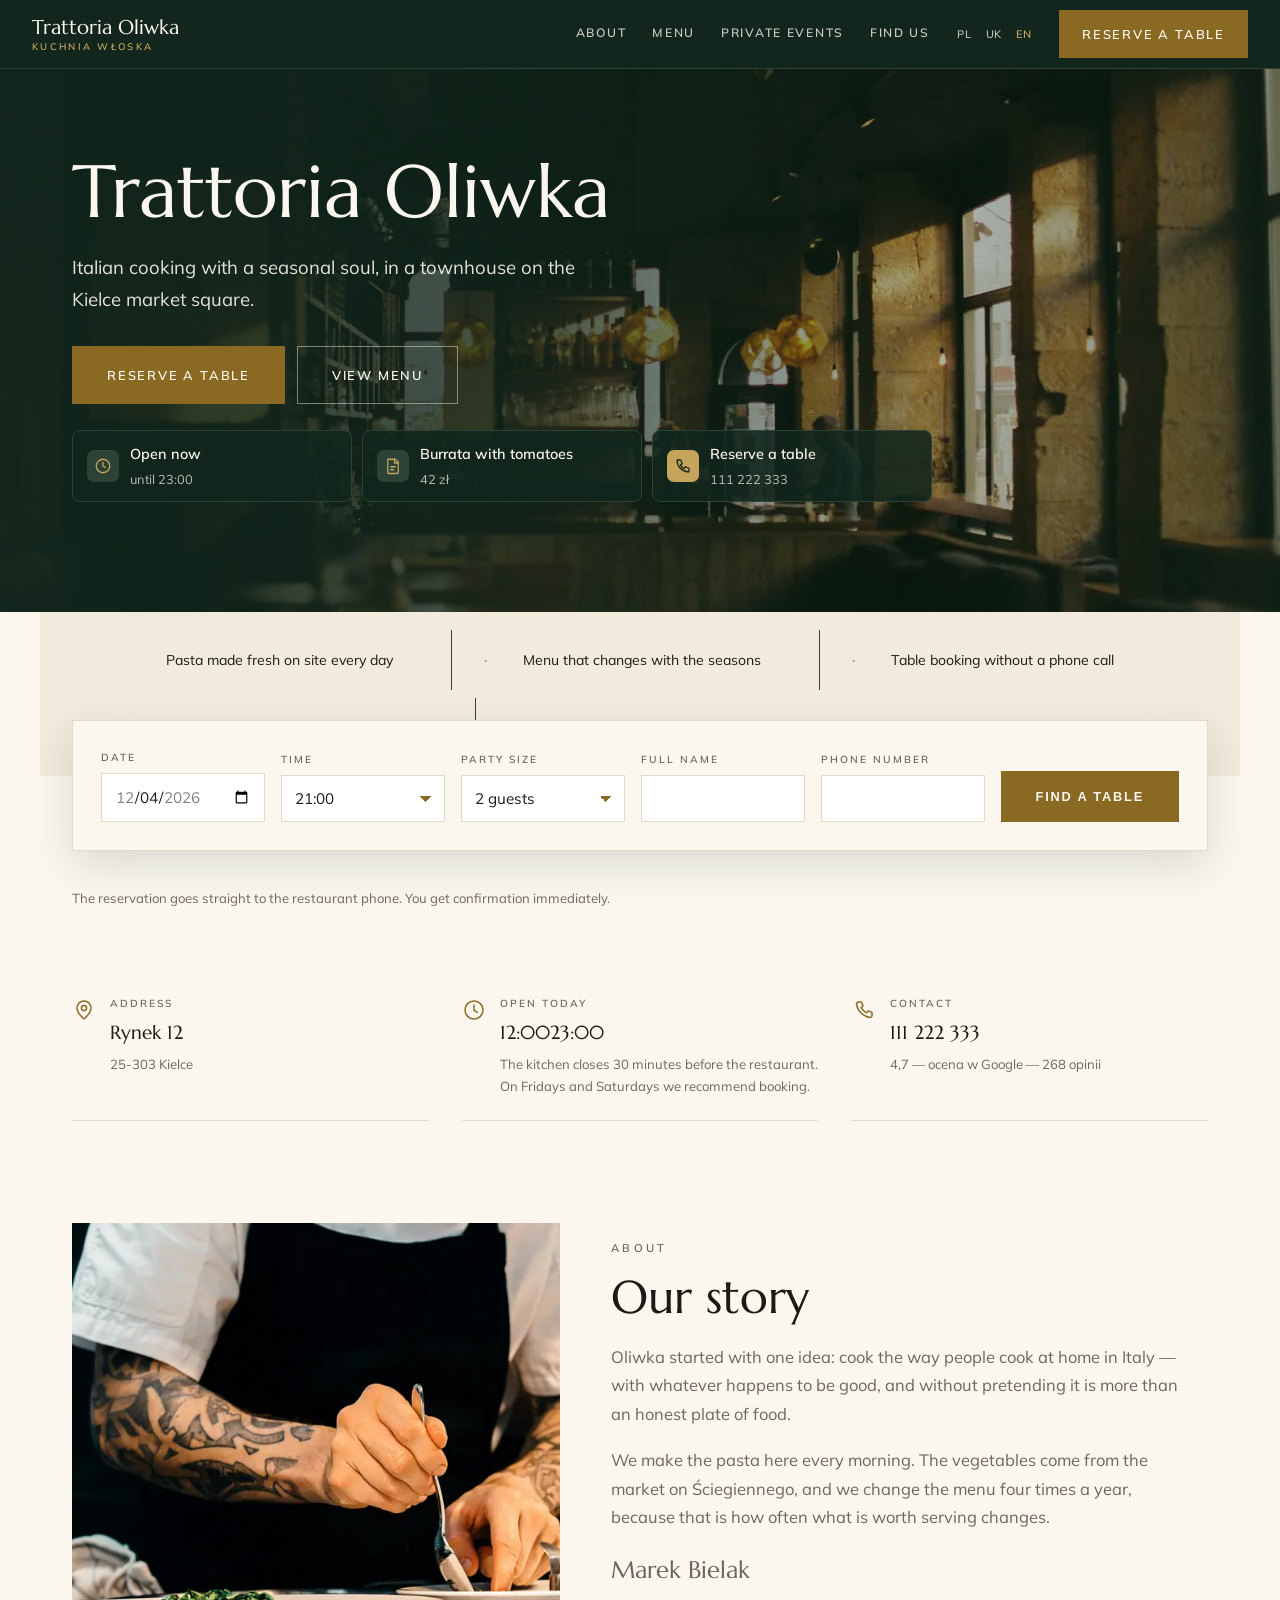
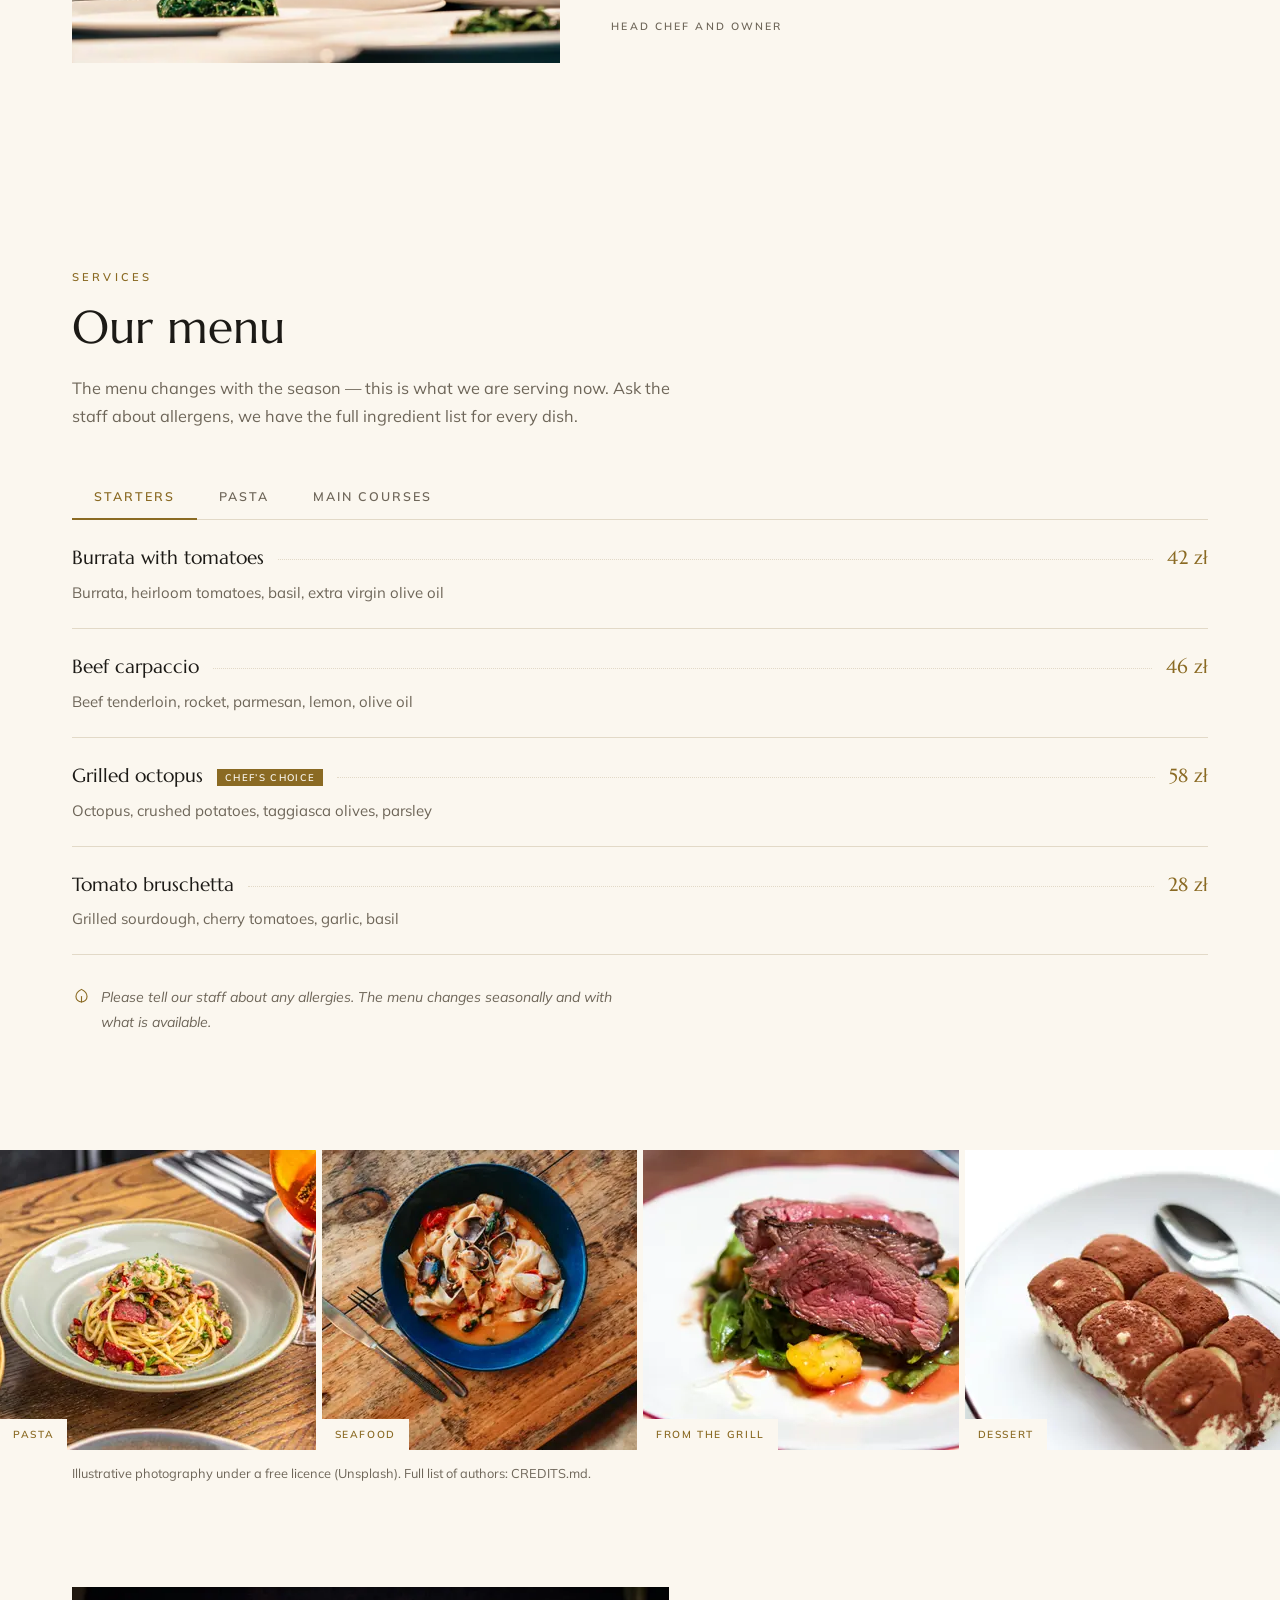
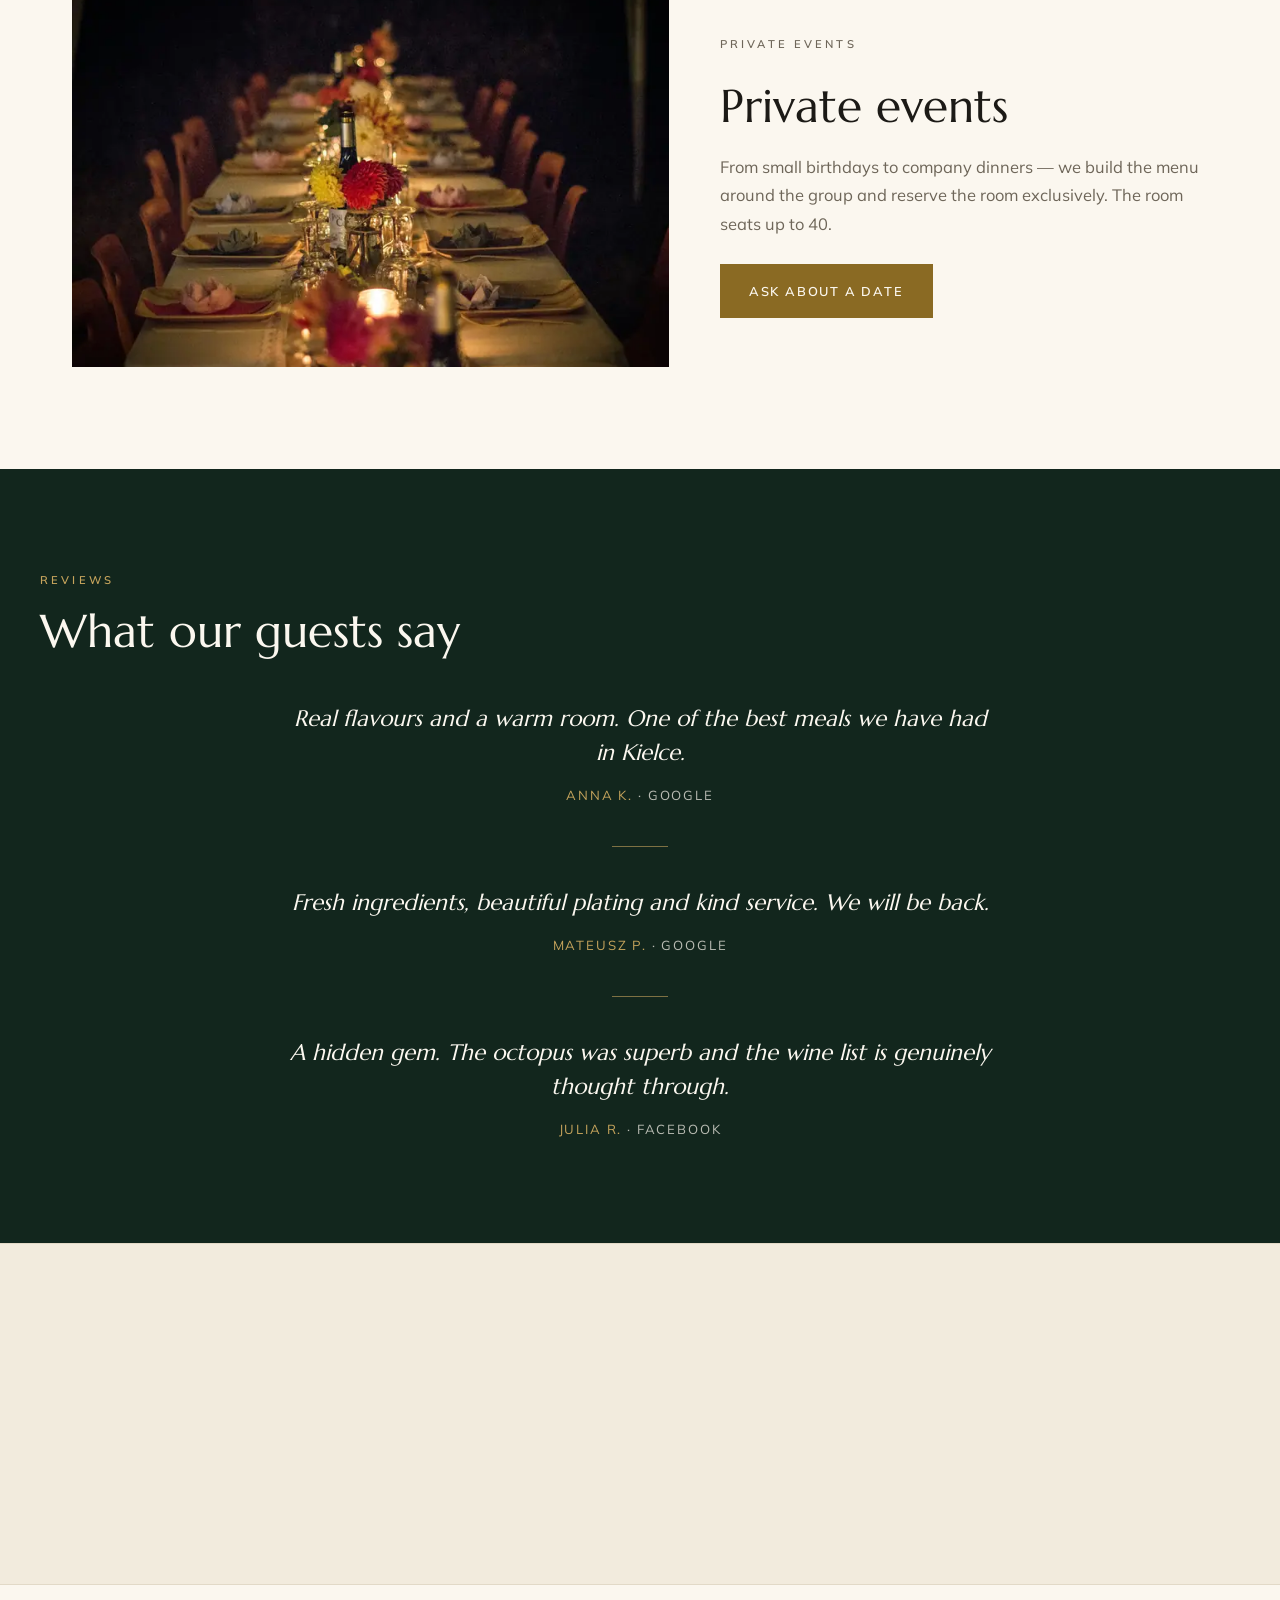
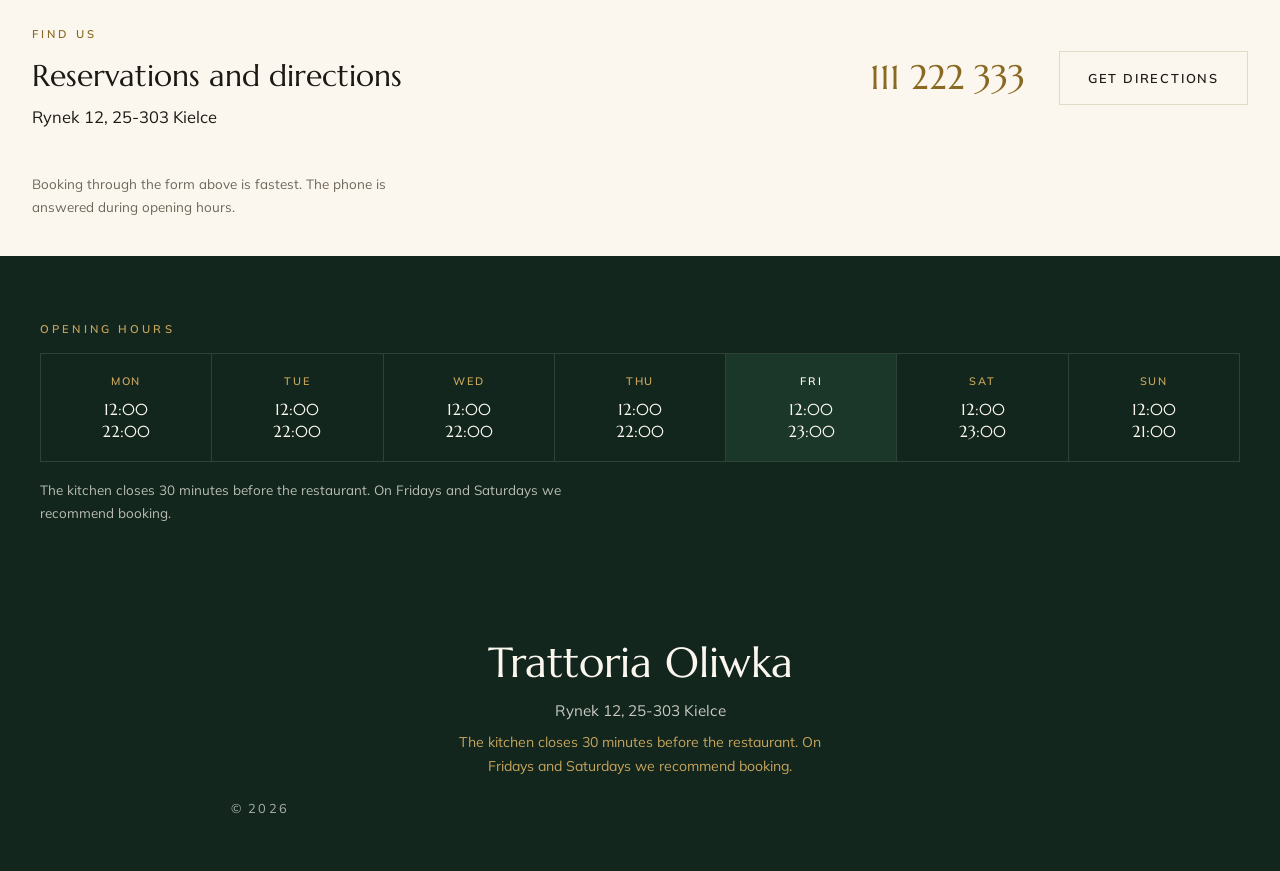
<file: index.html>
<!DOCTYPE html>
<html lang="pl">
<head>
<meta charset="utf-8">
<meta name="viewport" content="width=device-width, initial-scale=1">
<title>Trattoria Oliwka — kuchnia włoska, Kielce Rynek 12</title>
<meta name="description" content="Włoska trattoria przy kieleckim Rynku. Makaron robiony na miejscu, sezonowa karta, rezerwacja stolika online bez dzwonienia.">
<meta name="robots" content="noindex, nofollow">
<link rel="canonical" href="https://otabekmamadaliev.github.io/archetyp-restauracja/">
<link rel="alternate" hreflang="pl" href="https://otabekmamadaliev.github.io/archetyp-restauracja/">
<link rel="alternate" hreflang="uk" href="https://otabekmamadaliev.github.io/archetyp-restauracja/uk/">
<link rel="alternate" hreflang="en" href="https://otabekmamadaliev.github.io/archetyp-restauracja/en/">
<link rel="alternate" hreflang="x-default" href="https://otabekmamadaliev.github.io/archetyp-restauracja/">
<meta name="theme-color" content="#12261D">
<meta property="og:type" content="website">
<meta property="og:locale" content="pl_PL">
<meta property="og:site_name" content="Trattoria Oliwka">
<meta property="og:title" content="Trattoria Oliwka — kuchnia włoska, Kielce Rynek 12">
<meta property="og:description" content="Włoska trattoria przy kieleckim Rynku. Makaron robiony na miejscu, sezonowa karta, rezerwacja stolika online bez dzwonienia.">
<meta property="og:url" content="https://otabekmamadaliev.github.io/archetyp-restauracja/">
<meta property="og:image" content="https://otabekmamadaliev.github.io/archetyp-restauracja/assets/img/og.jpg">
<meta name="twitter:card" content="summary_large_image">
<link rel="icon" href="data:image/svg+xml,%3Csvg xmlns='http://www.w3.org/2000/svg' viewBox='0 0 32 32'%3E%3Crect width='32' height='32' fill='%2312261D'/%3E%3Ctext x='16' y='23' font-family='Georgia,serif' font-size='17' fill='%23C6A45C' text-anchor='middle'%3EO%3C/text%3E%3C/svg%3E">
<link rel="preconnect" href="https://fonts.googleapis.com">
<link rel="preconnect" href="https://fonts.gstatic.com" crossorigin>
<link rel="stylesheet" href="https://fonts.googleapis.com/css2?family=Marcellus&family=Mulish:wght@400;500;600&display=swap">
<script>
/* Wykrywanie języka — tylko strona polska przekierowuje, więc nie ma pętli. */
(function(){
  try{
    var tu=document.documentElement.lang.slice(0,2), znane={pl:1,uk:1,en:1};
    function idz(l){var p=location.pathname.replace(/index\.html$/,'').replace(/\/(uk|en)\/?$/,'/');
      if(p.slice(-1)!=='/')p+='/';location.replace(l==='pl'?p:p+l+'/');}
    var w=null; try{w=localStorage.getItem('jezyk');}catch(e){}
    if(w&&znane[w]){if(w!==tu)idz(w);return;}
    if(tu!=='pl')return;
    try{if(sessionStorage.getItem('jezyk-auto'))return;sessionStorage.setItem('jezyk-auto','1');}catch(e){}
    var chce='en', lista=navigator.languages||[navigator.language||'en'];
    for(var i=0;i<lista.length;i++){var l=String(lista[i]).slice(0,2).toLowerCase();if(znane[l]){chce=l;break;}}
    if(chce!=='pl')idz(chce);
  }catch(e){}
})();
</script>
<link rel="stylesheet" href="assets/style.css">

<link rel="preload" as="image" href="assets/img/hero-2000.webp"
      imagesrcset="assets/img/hero-640.webp 640w, assets/img/hero-960.webp 960w, assets/img/hero-1280.webp 1280w, assets/img/hero-1600.webp 1600w, assets/img/hero-2000.webp 2000w" imagesizes="100vw" type="image/webp" fetchpriority="high">

</head>
<body>
<a class="skip" href="#tresc">Przejdź do treści</a>

<header class="belka" id="gora">
  <a class="marka" href="#gora">Trattoria Oliwka<span class="marka-pod">Kuchnia włoska</span></a>
  <nav class="nawi" aria-label="Menu główne">
    <a href="#historia">O nas</a>
    <a href="#karta">Karta</a>
    <a href="#przyjecia">Przyjęcia</a>
    <a href="#znajdz">Znajdź nas</a>
  </nav>
  <div class="jz" role="group" aria-label="Wybór języka"><span class="lang is-on" aria-current="true">PL</span><a class="lang" href="uk/" hreflang="uk" title="Українська">UK</a><a class="lang" href="en/" hreflang="en" title="English">EN</a></div>
  <a class="btn btn--zloty btn--belka" href="#rezerwacja">Rezerwuj stolik</a>
  <button class="ham" type="button" aria-expanded="false" aria-controls="mm" aria-label="Otwórz menu"><span></span><span></span><span></span></button>
</header>
<nav class="mm" id="mm" aria-label="Menu główne">
  <a href="#historia">O nas</a>
  <a href="#karta">Karta</a>
  <a href="#przyjecia">Przyjęcia</a>
  <a href="#znajdz">Znajdź nas</a>
  <a href="tel:+48111222333">111 222 333</a>
  <div class="jz jz--mob" role="group" aria-label="Wybór języka"><span class="lang is-on" aria-current="true">PL</span><a class="lang" href="uk/" hreflang="uk" title="Українська">UK</a><a class="lang" href="en/" hreflang="en" title="English">EN</a></div>
</nav>

<main id="tresc">

  <section class="hero">
    <div class="hero-foto" aria-hidden="true"><picture><source type="image/webp" srcset="assets/img/hero-640.webp 640w, assets/img/hero-960.webp 960w, assets/img/hero-1280.webp 1280w, assets/img/hero-1600.webp 1600w, assets/img/hero-2000.webp 2000w" sizes="100vw"><img class="img--hero" src="assets/img/hero-2000.jpg" srcset="assets/img/hero-640.jpg 640w, assets/img/hero-960.jpg 960w, assets/img/hero-1280.jpg 1280w, assets/img/hero-1600.jpg 1600w, assets/img/hero-2000.jpg 2000w" sizes="100vw" width="2000" height="1125" alt="Wnętrze restauracji wieczorem — ciepłe lampy nad barem i stoliki przy oknach" decoding="async" loading="eager" fetchpriority="high"></picture><span class="hero-zaslona"></span></div>
    <div class="hero-tresc">
      <h1>Trattoria Oliwka</h1>
      <p class="hero-lead">Kuchnia włoska z sezonową duszą, w kamienicy przy kieleckim Rynku.</p>
      <div class="hero-guziki">
        <a class="btn btn--zloty btn--duzy" href="#rezerwacja">Rezerwuj stolik</a>
        <a class="btn btn--obrys btn--duzy" href="#karta">Zobacz kartę</a>
      </div>
      <div class="kartki">
        <div class="kartka kartka--stan" id="kartka-stan" hidden>
          <span class="kartka-znak" aria-hidden="true"><svg viewBox="0 0 24 24" fill="none" stroke="currentColor" stroke-width="1.7" stroke-linecap="round" stroke-linejoin="round"><circle cx="12" cy="12" r="9"/><path d="M12 7v5l3 2"/></svg></span>
          <span class="kartka-tresc"><b data-stan-tytul></b><span data-stan-opis></span></span>
        </div>
        <a class="kartka" href="#karta">
          <span class="kartka-znak" aria-hidden="true"><svg viewBox="0 0 24 24" fill="none" stroke="currentColor" stroke-width="1.7" stroke-linecap="round" stroke-linejoin="round"><path d="M6 3h9l4 4v14a1 1 0 0 1-1 1H6a1 1 0 0 1-1-1V4a1 1 0 0 1 1-1z"/><path d="M14 3v5h5"/><path d="M9 13h6M9 17h4"/></svg></span>
          <span class="kartka-tresc"><b>Burrata z pomidorami</b><span>42 zł</span></span>
        </a>
        <a class="kartka kartka--akcent" href="tel:+48111222333">
          <span class="kartka-znak" aria-hidden="true"><svg viewBox="0 0 24 24" fill="none" stroke="currentColor" stroke-width="1.7" stroke-linecap="round" stroke-linejoin="round"><path d="M5 4h4l2 5-2.5 1.5a12 12 0 0 0 5 5L15 13l5 2v4a1 1 0 0 1-1 1A16 16 0 0 1 4 5a1 1 0 0 1 1-1z"/></svg></span>
          <span class="kartka-tresc"><b>Rezerwuj stolik</b><span>111 222 333</span></span>
        </a>
      </div>
    </div>
  </section>
  <!-- Cztery rzeczy, ktore klient chce uslyszec, ZANIM zacznie czytac oferte.
       Tresc to about.points z konfiguracji — juz przetlumaczone, wiec nie ma
       drugiego miejsca, ktore trzeba pamietac przy podmianie na prawdziwa firme. -->
  <section class="zaufanie" aria-label="O nas">

    <span class="zaufanie-poz">Makaron wyrabiany codziennie na miejscu</span>

    <span class="zaufanie-poz">Karta zmieniana z porami roku</span>

    <span class="zaufanie-poz">Rezerwacja stolika bez dzwonienia</span>

    <span class="zaufanie-poz">Strona po polsku, ukraińsku i angielsku</span>

  </section>

  <!-- Pasek rezerwacji zachodzi na zdjęcie: pierwsza rzecz, jaką widzi gość,
       to możliwość zajęcia stolika, a nie kolejny przycisk „dowiedz się więcej". -->
  <section class="rezerwacja" id="rezerwacja" aria-label="Rezerwacja stolika">
    <form class="rez-pasek" id="rez-form" novalidate>
      <div class="rez-pole">
        <label for="pole-data">Data</label>
        <input class="pole" id="pole-data" name="data" type="date" required>
      </div>
      <div class="rez-pole">
        <label for="pole-godzina">Godzina</label>
        <select class="pole" id="pole-godzina" name="godzina" required></select>
      </div>
      <div class="rez-pole">
        <label for="pole-osoby">Liczba osób</label>
        <select class="pole" id="pole-osoby" name="osoby" required></select>
      </div>
      <div class="rez-pole">
        <label for="pole-imie">Imię i nazwisko</label>
        <input class="pole" id="pole-imie" name="imie" type="text" autocomplete="name" required>
      </div>
      <div class="rez-pole">
        <label for="pole-tel">Numer telefonu</label>
        <input class="pole" id="pole-tel" name="tel" type="tel" inputmode="tel" autocomplete="tel" required>
      </div>
      <button class="btn btn--zloty btn--duzy" type="submit">Znajdź stolik</button>
    </form>
    <p class="rez-komunikat" id="rez-komunikat" role="status" aria-live="polite"></p>
    <p class="rez-nota">Rezerwacja trafia prosto na telefon restauracji. Potwierdzenie dostaniesz od razu.</p>
  </section>

  <section class="fakty" aria-label="Kontakt">
    <div class="fakt">
      <svg viewBox="0 0 24 24" aria-hidden="true"><path d="M12 21s7-6.3 7-11a7 7 0 1 0-14 0c0 4.7 7 11 7 11z"/><circle cx="12" cy="10" r="2.6"/></svg>
      <div><span class="fakt-etyk">Adres</span><b>Rynek 12</b><span class="fakt-pod">25-303 Kielce</span></div>
    </div>
    <div class="fakt">
      <svg viewBox="0 0 24 24" aria-hidden="true"><circle cx="12" cy="12" r="9"/><path d="M12 7v5.3l3.4 2"/></svg>
      <div><span class="fakt-etyk">Dziś czynne</span><b id="dzis-godziny">12:00 – 22:00</b><span class="fakt-pod">Kuchnia zamyka się 30 minut przed lokalem. W piątki i soboty polecamy rezerwację.</span></div>
    </div>
    <div class="fakt">
      <svg viewBox="0 0 24 24" aria-hidden="true"><path d="M6.5 4h3l1.6 4-2 1.4a12 12 0 0 0 5.5 5.5l1.4-2 4 1.6v3a2 2 0 0 1-2.2 2A16 16 0 0 1 4.5 6.2 2 2 0 0 1 6.5 4z"/></svg>
      <div><span class="fakt-etyk">Kontakt</span><b><a href="tel:+48111222333">111 222 333</a></b><span class="fakt-pod">4,7 — ocena w Google — 268 opinii</span></div>
    </div>
  </section>

  <section class="historia" id="historia">
    <div class="historia-foto"><picture><source type="image/webp" srcset="assets/img/about-480.webp 480w, assets/img/about-720.webp 720w, assets/img/about-960.webp 960w, assets/img/about-1200.webp 1200w" sizes="(min-width: 1160px) 508px, (min-width: 900px) 45vw, calc(100vw - 40px)"><img class="img--about" src="assets/img/about-1200.jpg" srcset="assets/img/about-480.jpg 480w, assets/img/about-720.jpg 720w, assets/img/about-960.jpg 960w, assets/img/about-1200.jpg 1200w" sizes="(min-width: 1160px) 508px, (min-width: 900px) 45vw, calc(100vw - 40px)" width="1200" height="900" alt="Kucharz układa danie na talerzu w kuchni restauracji" decoding="async" loading="lazy"></picture></div>
    <div class="historia-tresc">
      <p class="nadtytul">O nas</p>
      <h2>Nasza historia</h2>
      <p>Oliwka zaczęła się od jednego pomysłu: gotować tak, jak gotuje się w domu we Włoszech — z tego, co akurat jest dobre, i bez udawania, że to coś więcej niż uczciwy talerz jedzenia.</p><p>Makaron robimy na miejscu każdego ranka. Warzywa bierzemy z targu przy Ściegiennego, a kartę zmieniamy cztery razy w roku, bo tyle razy zmienia się to, co warto podać.</p>
      <p class="podpis">Marek Bielak</p>
      <p class="podpis-rola">Szef kuchni i właściciel</p>
    </div>
  </section>

  <!-- Karta w zakładkach: gość szuka jednej kategorii, a nie czyta trzydziestu
       pozycji z rzędu. Panele są w HTML od razu, więc działają też bez JS. -->
  <section class="karta" id="karta">
    <p class="nadtytul">Oferta</p>
    <h2>Nasza karta</h2>
    <p class="wstep">Karta zmienia się z sezonem — poniżej to, co podajemy teraz. O alergeny pytaj obsługę, mamy pełną listę składników do każdego dania.</p>
    <div class="zakladki" role="tablist" aria-label="Nasza karta"><button class="zakladka" type="button" role="tab" id="tab-przystawki" aria-controls="panel-przystawki" aria-selected="true" tabindex="0">Przystawki</button><button class="zakladka" type="button" role="tab" id="tab-makarony" aria-controls="panel-makarony" aria-selected="false" tabindex="-1">Makarony</button><button class="zakladka" type="button" role="tab" id="tab-dania-glowne" aria-controls="panel-dania-glowne" aria-selected="false" tabindex="-1">Dania główne</button></div>
    <ul class="dania" role="tabpanel" id="panel-przystawki" aria-labelledby="tab-przystawki"><li class="danie"><div class="danie-glowa"><h3>Burrata z pomidorami</h3><span class="danie-cena">42 zł</span></div><p>Burrata, pomidory malinowe, bazylia, oliwa z pierwszego tłoczenia</p></li><li class="danie"><div class="danie-glowa"><h3>Carpaccio wołowe</h3><span class="danie-cena">46 zł</span></div><p>Polędwica wołowa, rukola, parmezan, cytryna, oliwa</p></li><li class="danie"><div class="danie-glowa"><h3>Ośmiornica z grilla <span class="wybor">Wybór szefa</span></h3><span class="danie-cena">58 zł</span></div><p>Ośmiornica, gniecione ziemniaki, oliwki taggiasca, natka</p></li><li class="danie"><div class="danie-glowa"><h3>Bruschetta z pomidorem</h3><span class="danie-cena">28 zł</span></div><p>Grillowany chleb na zakwasie, pomidory koktajlowe, czosnek, bazylia</p></li></ul><ul class="dania" role="tabpanel" id="panel-makarony" aria-labelledby="tab-makarony" hidden><li class="danie"><div class="danie-glowa"><h3>Tagliatelle z ragù <span class="wybor">Wybór szefa</span></h3><span class="danie-cena">52 zł</span></div><p>Makaron robiony na miejscu, ragù wołowo-wieprzowe duszone cztery godziny</p></li><li class="danie"><div class="danie-glowa"><h3>Cacio e pepe</h3><span class="danie-cena">44 zł</span></div><p>Pecorino romano, pieprz, makaron z jaj</p></li><li class="danie"><div class="danie-glowa"><h3>Linguine z owocami morza</h3><span class="danie-cena">64 zł</span></div><p>Krewetki, małże, pomidor, białe wino, czosnek</p></li><li class="danie"><div class="danie-glowa"><h3>Gnocchi z gorgonzolą</h3><span class="danie-cena">46 zł</span></div><p>Kopytka ziemniaczane, gorgonzola dolce, orzech włoski</p></li></ul><ul class="dania" role="tabpanel" id="panel-dania-glowne" aria-labelledby="tab-dania-glowne" hidden><li class="danie"><div class="danie-glowa"><h3>Stek z antrykotu <span class="wybor">Wybór szefa</span></h3><span class="danie-cena">89 zł</span></div><p>Dojrzewający antrykot, rozmaryn, pieczone ziemniaki, masło ziołowe</p></li><li class="danie"><div class="danie-glowa"><h3>Pierś z kaczki</h3><span class="danie-cena">72 zł</span></div><p>Kaczka, purée z selera, sos z czerwonego wina</p></li><li class="danie"><div class="danie-glowa"><h3>Dorsz z pieca</h3><span class="danie-cena">68 zł</span></div><p>Dorsz, fenkuł, oliwki, pomidory konfitowane</p></li><li class="danie"><div class="danie-glowa"><h3>Bakłażan alla parmigiana</h3><span class="danie-cena">48 zł</span></div><p>Bakłażan, pomidory, mozzarella, bazylia — danie wegetariańskie</p></li></ul>
    <p class="alergeny">
      <svg viewBox="0 0 24 24" aria-hidden="true"><path d="M12 3c4 2 7 5 7 9a7 7 0 0 1-14 0c0-4 3-7 7-9z"/><path d="M12 12v7"/></svg>
      Prosimy o informowanie obsługi o alergiach. Karta zmienia się sezonowo i zależnie od dostępności produktów.
    </p>
  </section>


  <section class="galeria" aria-label="Z naszego stołu">
    <figure><picture><source type="image/webp" srcset="assets/img/kadr-1-400.webp 400w, assets/img/kadr-1-600.webp 600w, assets/img/kadr-1-800.webp 800w" sizes="(min-width: 1160px) 350px, (min-width: 980px) 31vw, (min-width: 640px) calc(50vw - 28px), calc(100vw - 40px)"><img class="img--kadr-1" src="assets/img/kadr-1-800.jpg" srcset="assets/img/kadr-1-400.jpg 400w, assets/img/kadr-1-600.jpg 600w, assets/img/kadr-1-800.jpg 800w" sizes="(min-width: 1160px) 350px, (min-width: 980px) 31vw, (min-width: 640px) calc(50vw - 28px), calc(100vw - 40px)" width="800" height="600" alt="Talerz spaghetti i kieliszek wina na stole" decoding="async" loading="lazy"></picture><figcaption>Makaron</figcaption></figure><figure><picture><source type="image/webp" srcset="assets/img/kadr-2-400.webp 400w, assets/img/kadr-2-600.webp 600w, assets/img/kadr-2-800.webp 800w" sizes="(min-width: 1160px) 350px, (min-width: 980px) 31vw, (min-width: 640px) calc(50vw - 28px), calc(100vw - 40px)"><img class="img--kadr-2" src="assets/img/kadr-2-800.jpg" srcset="assets/img/kadr-2-400.jpg 400w, assets/img/kadr-2-600.jpg 600w, assets/img/kadr-2-800.jpg 800w" sizes="(min-width: 1160px) 350px, (min-width: 980px) 31vw, (min-width: 640px) calc(50vw - 28px), calc(100vw - 40px)" width="800" height="600" alt="Makaron z owocami morza w niebieskiej misce na drewnianym blacie" decoding="async" loading="lazy"></picture><figcaption>Owoce morza</figcaption></figure><figure><picture><source type="image/webp" srcset="assets/img/kadr-3-400.webp 400w, assets/img/kadr-3-600.webp 600w, assets/img/kadr-3-800.webp 800w" sizes="(min-width: 1160px) 350px, (min-width: 980px) 31vw, (min-width: 640px) calc(50vw - 28px), calc(100vw - 40px)"><img class="img--kadr-3" src="assets/img/kadr-3-800.jpg" srcset="assets/img/kadr-3-400.jpg 400w, assets/img/kadr-3-600.jpg 600w, assets/img/kadr-3-800.jpg 800w" sizes="(min-width: 1160px) 350px, (min-width: 980px) 31vw, (min-width: 640px) calc(50vw - 28px), calc(100vw - 40px)" width="800" height="600" alt="Krojony stek średnio wysmażony na białym talerzu" decoding="async" loading="lazy"></picture><figcaption>Z rusztu</figcaption></figure><figure><picture><source type="image/webp" srcset="assets/img/kadr-4-400.webp 400w, assets/img/kadr-4-600.webp 600w, assets/img/kadr-4-800.webp 800w" sizes="(min-width: 1160px) 350px, (min-width: 980px) 31vw, (min-width: 640px) calc(50vw - 28px), calc(100vw - 40px)"><img class="img--kadr-4" src="assets/img/kadr-4-800.jpg" srcset="assets/img/kadr-4-400.jpg 400w, assets/img/kadr-4-600.jpg 600w, assets/img/kadr-4-800.jpg 800w" sizes="(min-width: 1160px) 350px, (min-width: 980px) 31vw, (min-width: 640px) calc(50vw - 28px), calc(100vw - 40px)" width="800" height="600" alt="Kawałek ciasta na talerzu z łyżeczką" decoding="async" loading="lazy"></picture><figcaption>Deser</figcaption></figure>
  </section>
  <p class="galeria-nota">Zdjęcia ilustracyjne na wolnej licencji (Unsplash). Pełna lista autorów: CREDITS.md.</p>


  <section class="przyjecia" id="przyjecia">
    <div class="przyjecia-foto"><picture><source type="image/webp" srcset="assets/img/wydarzenia-480.webp 480w, assets/img/wydarzenia-720.webp 720w, assets/img/wydarzenia-960.webp 960w, assets/img/wydarzenia-1200.webp 1200w" sizes="(min-width: 1160px) 508px, (min-width: 900px) 45vw, calc(100vw - 40px)"><img class="img--wydarzenia" src="assets/img/wydarzenia-1200.jpg" srcset="assets/img/wydarzenia-480.jpg 480w, assets/img/wydarzenia-720.jpg 720w, assets/img/wydarzenia-960.jpg 960w, assets/img/wydarzenia-1200.jpg 1200w" sizes="(min-width: 1160px) 508px, (min-width: 900px) 45vw, calc(100vw - 40px)" width="1200" height="900" alt="Długi stół nakryty do przyjęcia, z kwiatami i świecami" decoding="async" loading="lazy"></picture></div>
    <div class="przyjecia-tresc">
      <p class="nadtytul">Przyjęcia</p>
      <h2>Przyjęcia i imprezy zamknięte</h2>
      <p>Od kameralnych urodzin po kolacje firmowe — układamy menu pod grupę i rezerwujemy salę na wyłączność. Sala mieści do 40 osób.</p>
      <a class="btn btn--zloty" href="#rezerwacja">Zapytaj o termin</a>
    </div>
  </section>

  <section class="opinie">
    <p class="nadtytul">Opinie</p>
    <h2>Co mówią goście</h2>
    <div class="opinie-kolumna">

      <figure class="opinia">
        <blockquote><p>Prawdziwe smaki i ciepła atmosfera. Jeden z lepszych posiłków, jakie jedliśmy w Kielcach.</p></blockquote>
        <figcaption><cite>Anna K.</cite> &middot; Google</figcaption>
      </figure>

      <figure class="opinia">
        <blockquote><p>Świeże składniki, ładne podanie i uprzejma obsługa. Wrócimy na pewno.</p></blockquote>
        <figcaption><cite>Mateusz P.</cite> &middot; Google</figcaption>
      </figure>

      <figure class="opinia">
        <blockquote><p>Ukryta perła. Ośmiornica była znakomita, a karta win naprawdę przemyślana.</p></blockquote>
        <figcaption><cite>Julia R.</cite> &middot; Facebook</figcaption>
      </figure>

    </div>
  </section>

  <section class="znajdz" id="znajdz">
    <div class="mapa">
      <iframe src="https://www.google.com/maps?q=50.873611,20.630556&amp;hl=pl&amp;z=17&amp;output=embed" title="Trattoria Oliwka — Adres" loading="lazy" referrerpolicy="no-referrer-when-downgrade"></iframe>
    </div>
    <div class="pas-lokalu">
      <div class="pas-adres">
        <p class="nadtytul">Znajdź nas</p>
        <h2>Rezerwacja i dojazd</h2>
        <p class="adres">Rynek 12, 25-303 Kielce</p>
      </div>
      <a class="tel-duzy" href="tel:+48111222333">111 222 333</a>
      <a class="btn btn--obrys" href="https://www.google.com/maps/search/?api=1&amp;query=Rynek+12+Kielce" target="_blank" rel="noopener">Wyznacz trasę</a>
    </div>
    <p class="drobne">Rezerwacja stolika najszybciej formularzem powyżej. Telefon działa w godzinach otwarcia.</p>
  </section>

  <!-- Tydzień jako pas siedmiu kolumn na pełną szerokość. Restauracja pracuje
       siedem dni, a różnice są drobne — piątek i sobota dłużej. Pionowa tabela
       kazałaby przeczytać siedem wierszy, żeby zauważyć dwie zmiany; pas
       pokazuje to jednym spojrzeniem. -->
  <section class="pas-godzin" aria-label="Godziny otwarcia">
    <div class="pas-godzin-srodek">
      <p class="nadtytul">Godziny otwarcia</p>
      <div class="kolumny-tygodnia"><div class="kolumna-dnia" data-dzien="0"><span class="kd-dzien">Pon</span><span class="kd-czas">12:00<br>22:00</span></div><div class="kolumna-dnia" data-dzien="1"><span class="kd-dzien">Wto</span><span class="kd-czas">12:00<br>22:00</span></div><div class="kolumna-dnia" data-dzien="2"><span class="kd-dzien">Śro</span><span class="kd-czas">12:00<br>22:00</span></div><div class="kolumna-dnia" data-dzien="3"><span class="kd-dzien">Czw</span><span class="kd-czas">12:00<br>22:00</span></div><div class="kolumna-dnia" data-dzien="4"><span class="kd-dzien">Pią</span><span class="kd-czas">12:00<br>23:00</span></div><div class="kolumna-dnia" data-dzien="5"><span class="kd-dzien">Sob</span><span class="kd-czas">12:00<br>23:00</span></div><div class="kolumna-dnia" data-dzien="6"><span class="kd-dzien">Nie</span><span class="kd-czas">12:00<br>21:00</span></div></div>
      <p class="drobne">Kuchnia zamyka się 30 minut przed lokalem. W piątki i soboty polecamy rezerwację.</p>
    </div>
  </section>

</main>

<footer class="stopa">
  <p class="stopa-marka">Trattoria Oliwka</p>
  <p class="stopa-adres">Rynek 12, 25-303 Kielce</p>
  <p class="stopa-godz">Kuchnia zamyka się 30 minut przed lokalem. W piątki i soboty polecamy rezerwację.</p>
  <p class="drobne">&copy; 2026</p>
</footer>

<script id="i18n" type="application/json">{"sending":"Wysyłanie…","fillAll":"Uzupełnij wszystkie pola formularza.","openingMail":"Otwieramy Twój program pocztowy…","notConnected":"Formularz nie jest jeszcze podłączony. Prosimy o kontakt telefoniczny.","sent":"Dziękujemy! Wiadomość została wysłana — odezwiemy się wkrótce.","failed":"Nie udało się wysłać wiadomości. Prosimy o kontakt telefoniczny.","mailName":"Imię i nazwisko","mailContact":"Kontakt","backToTop":"Wróć na górę","closeGallery":"Zamknij podgląd","prevImage":"Poprzednie zdjęcie","nextImage":"Następne zdjęcie","closeMenu":"Zamknij menu","rezPick":"Wybierz datę i godzinę.","rezName":"Podaj imię i numer telefonu.","rezOpening":"Otwieramy wiadomość z rezerwacją…","rezNoChannel":"Rezerwacja online nie jest jeszcze podłączona. Prosimy o telefon.","rezDone":"Gotowe. Wyślij wiadomość, która się otworzyła — restauracja potwierdzi stolik."}</script>
<script id="dane" type="application/json">{"godziny":[[720,1320],[720,1320],[720,1320],[720,1320],[720,1380],[720,1380],[720,1260]],"dniTyg":["Poniedziałek","Wtorek","Środa","Czwartek","Piątek","Sobota","Niedziela"],"stan":{"terazOtwarte":"Otwarte teraz","doGodz":"do {g}","zamkniete":"Zamknięte","otwieramy":"Otwieramy {d} o {g}"},"rez":{"kanal":"whatsapp","godzinaOd":12,"godzinaDo":22,"krokMinut":30,"dniNaprzod":14,"maxOsob":12,"zajete":["19:00","19:30","20:00"]},"tel":"+48111222333","firma":"Trattoria Oliwka","slowa":{"taken":"zajęte","o1":"osoba","o2":"osoby","o5":"osób"}}</script>
<script src="assets/app.js" defer></script>
<script type="application/ld+json">{
  "@context": "https://schema.org",
  "@type": "Restaurant",
  "name": "Trattoria Oliwka",
  "image": "https://otabekmamadaliev.github.io/archetyp-restauracja/assets/img/og.jpg",
  "url": "https://otabekmamadaliev.github.io/archetyp-restauracja/",
  "telephone": "+48111222333",
  "priceRange": "28–89 zł",
  "address": {
    "@type": "PostalAddress",
    "streetAddress": "Rynek 12",
    "addressLocality": "Kielce",
    "postalCode": "25-303",
    "addressRegion": "świętokrzyskie",
    "addressCountry": "PL"
  },
  "geo": {
    "@type": "GeoCoordinates",
    "latitude": 50.873611,
    "longitude": 20.630556
  },
  "openingHoursSpecification": [
    {
      "@type": "OpeningHoursSpecification",
      "dayOfWeek": "Monday",
      "opens": "12:00",
      "closes": "22:00"
    },
    {
      "@type": "OpeningHoursSpecification",
      "dayOfWeek": "Tuesday",
      "opens": "12:00",
      "closes": "22:00"
    },
    {
      "@type": "OpeningHoursSpecification",
      "dayOfWeek": "Wednesday",
      "opens": "12:00",
      "closes": "22:00"
    },
    {
      "@type": "OpeningHoursSpecification",
      "dayOfWeek": "Thursday",
      "opens": "12:00",
      "closes": "22:00"
    },
    {
      "@type": "OpeningHoursSpecification",
      "dayOfWeek": "Friday",
      "opens": "12:00",
      "closes": "23:00"
    },
    {
      "@type": "OpeningHoursSpecification",
      "dayOfWeek": "Saturday",
      "opens": "12:00",
      "closes": "23:00"
    },
    {
      "@type": "OpeningHoursSpecification",
      "dayOfWeek": "Sunday",
      "opens": "12:00",
      "closes": "21:00"
    }
  ],
  "hasMap": "https://www.google.com/maps/search/?api=1&query=Rynek+12+Kielce",
  "areaServed": {
    "@type": "City",
    "name": "Kielce"
  },
  "sameAs": []
}</script>
</body>
</html>
</file>
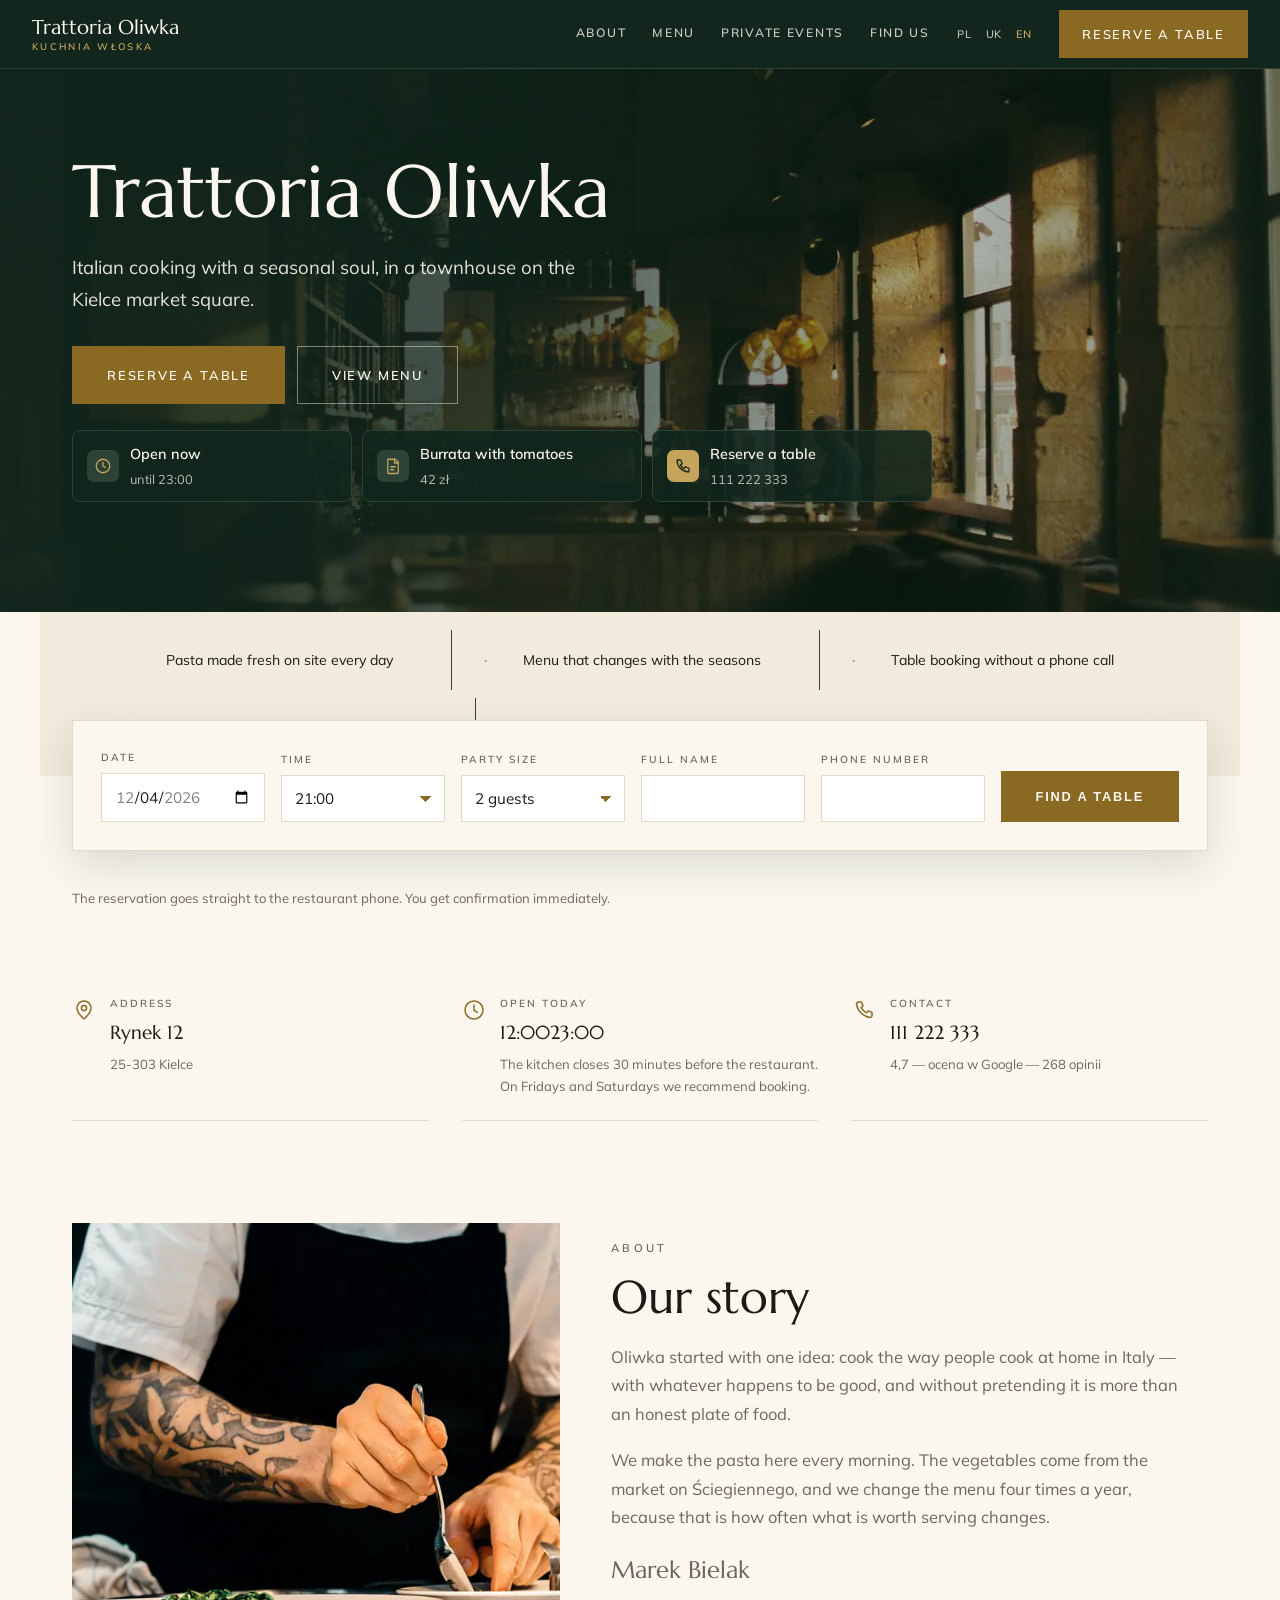
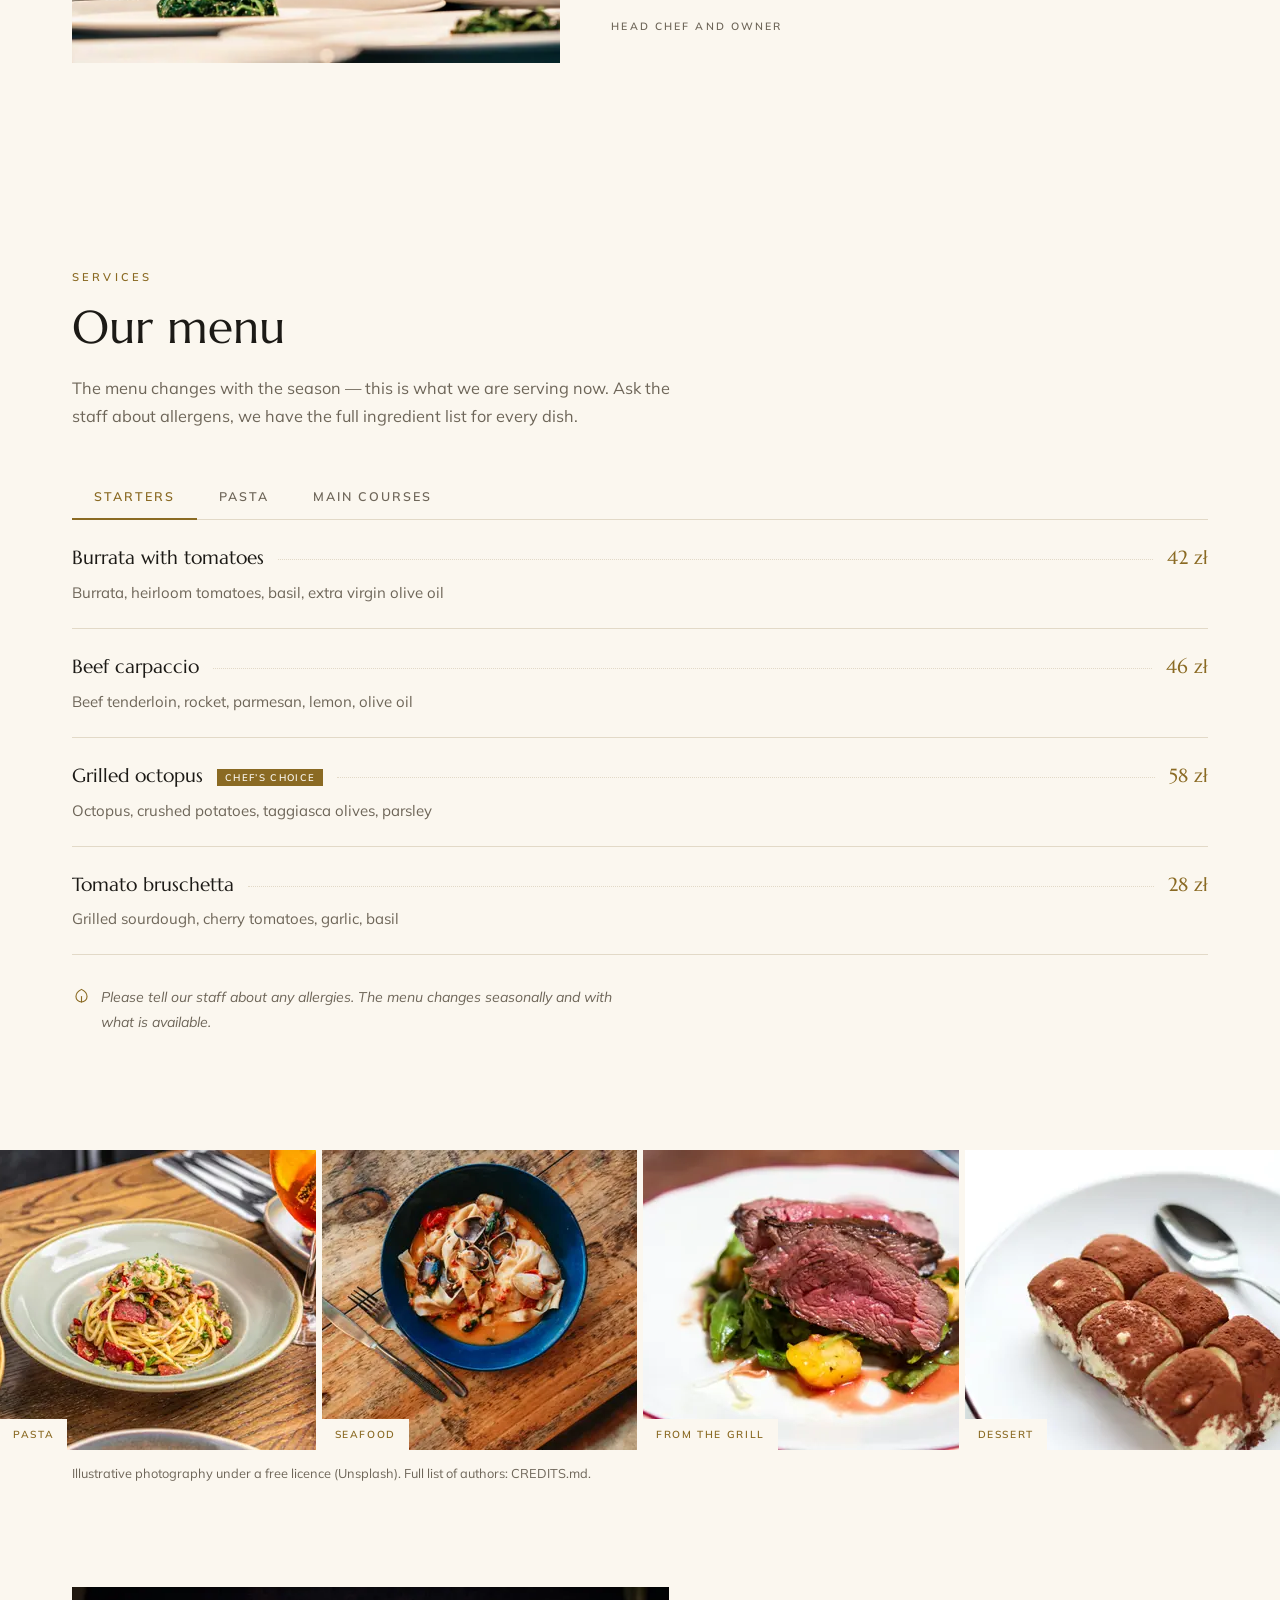
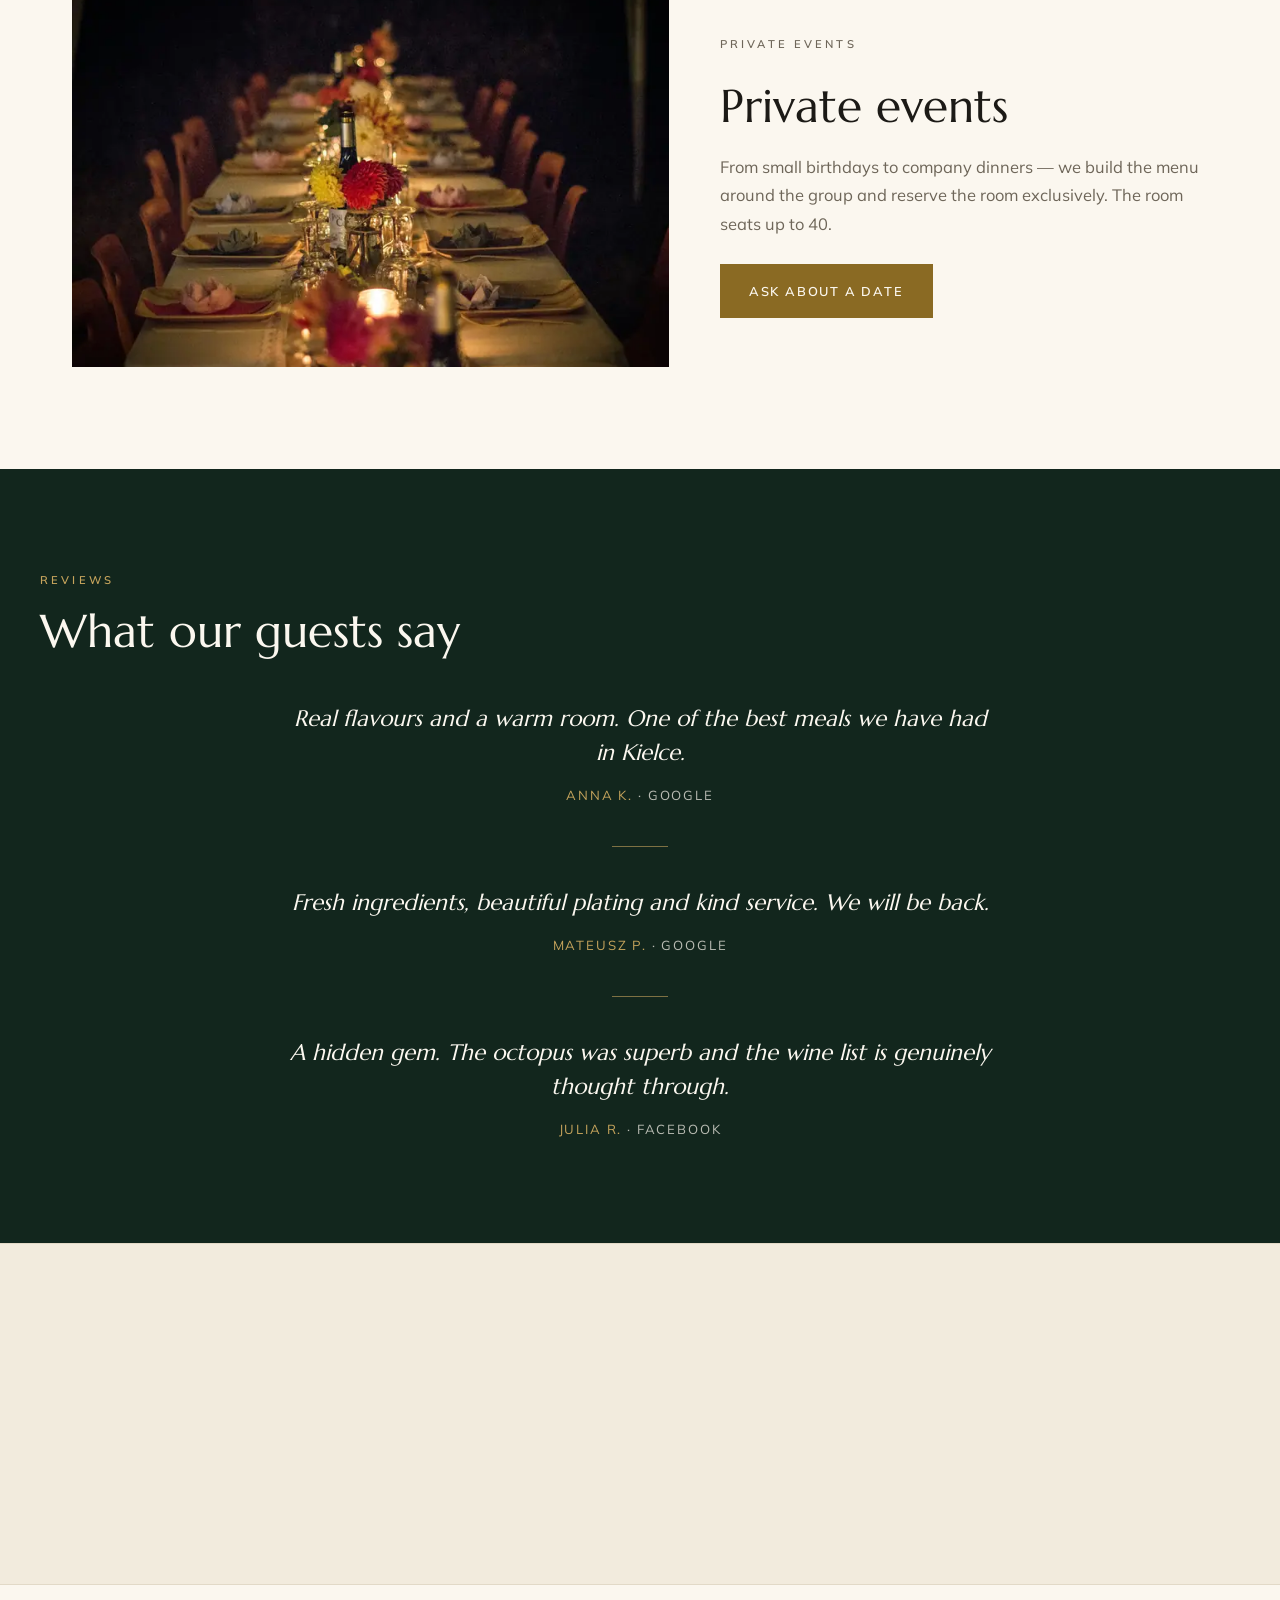
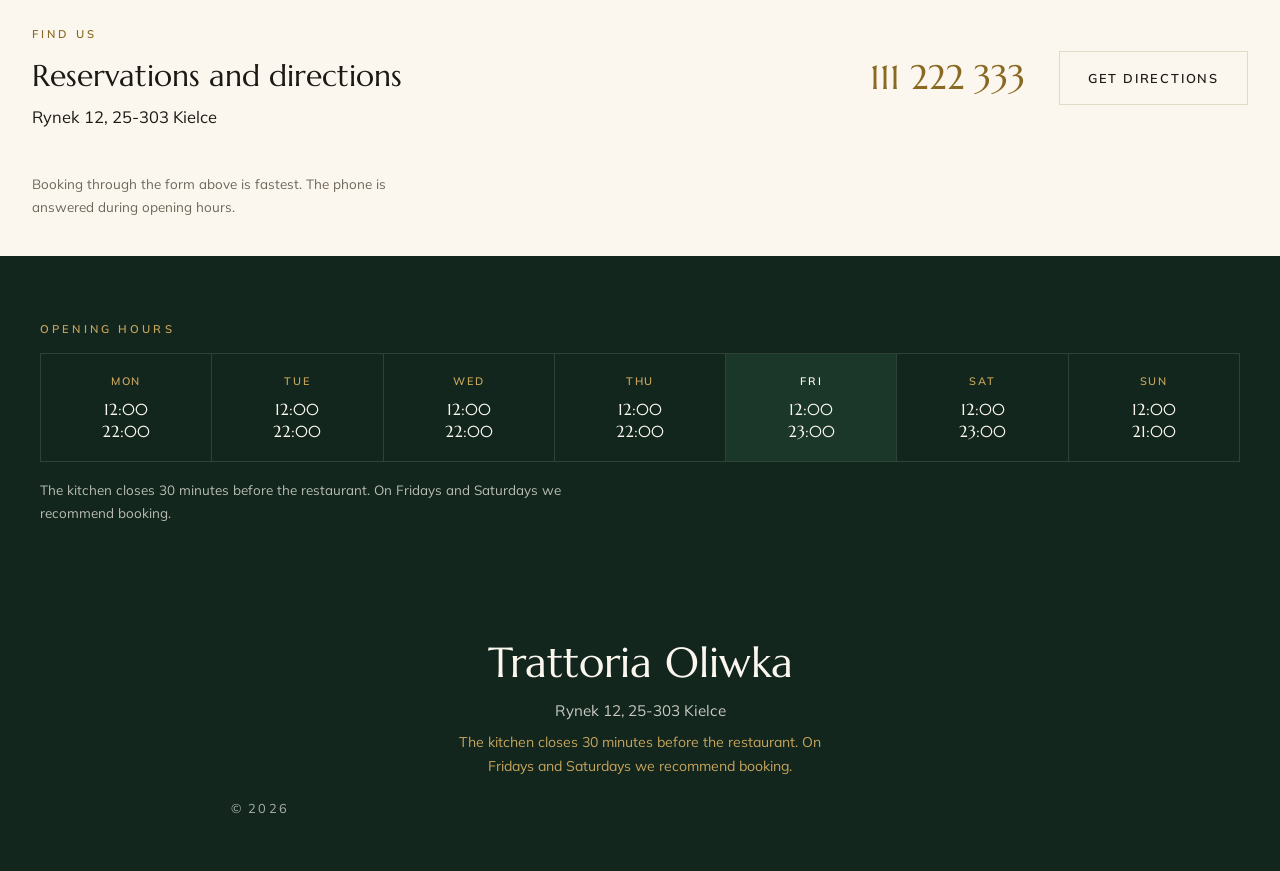
<file: en/index.html>
<!DOCTYPE html>
<html lang="en">
<head>
<meta charset="utf-8">
<meta name="viewport" content="width=device-width, initial-scale=1">
<title>Trattoria Oliwka — Italian restaurant, Kielce</title>
<meta name="description" content="Italian trattoria on the Kielce market square. Pasta made on site, a seasonal menu, and table booking online with no phone call.">
<meta name="robots" content="noindex, nofollow">
<link rel="canonical" href="https://otabekmamadaliev.github.io/archetyp-restauracja/en/">
<link rel="alternate" hreflang="pl" href="https://otabekmamadaliev.github.io/archetyp-restauracja/">
<link rel="alternate" hreflang="uk" href="https://otabekmamadaliev.github.io/archetyp-restauracja/uk/">
<link rel="alternate" hreflang="en" href="https://otabekmamadaliev.github.io/archetyp-restauracja/en/">
<link rel="alternate" hreflang="x-default" href="https://otabekmamadaliev.github.io/archetyp-restauracja/">
<meta name="theme-color" content="#12261D">
<meta property="og:type" content="website">
<meta property="og:locale" content="en_GB">
<meta property="og:site_name" content="Trattoria Oliwka">
<meta property="og:title" content="Trattoria Oliwka — Italian restaurant, Kielce">
<meta property="og:description" content="Italian trattoria on the Kielce market square. Pasta made on site, a seasonal menu, and table booking online with no phone call.">
<meta property="og:url" content="https://otabekmamadaliev.github.io/archetyp-restauracja/en/">
<meta property="og:image" content="https://otabekmamadaliev.github.io/archetyp-restauracja/assets/img/og.jpg">
<meta name="twitter:card" content="summary_large_image">
<link rel="icon" href="data:image/svg+xml,%3Csvg xmlns='http://www.w3.org/2000/svg' viewBox='0 0 32 32'%3E%3Crect width='32' height='32' fill='%2312261D'/%3E%3Ctext x='16' y='23' font-family='Georgia,serif' font-size='17' fill='%23C6A45C' text-anchor='middle'%3EO%3C/text%3E%3C/svg%3E">
<link rel="preconnect" href="https://fonts.googleapis.com">
<link rel="preconnect" href="https://fonts.gstatic.com" crossorigin>
<link rel="stylesheet" href="https://fonts.googleapis.com/css2?family=Marcellus&family=Mulish:wght@400;500;600&display=swap">
<script>
/* Wykrywanie języka — tylko strona polska przekierowuje, więc nie ma pętli. */
(function(){
  try{
    var tu=document.documentElement.lang.slice(0,2), znane={pl:1,uk:1,en:1};
    function idz(l){var p=location.pathname.replace(/index\.html$/,'').replace(/\/(uk|en)\/?$/,'/');
      if(p.slice(-1)!=='/')p+='/';location.replace(l==='pl'?p:p+l+'/');}
    var w=null; try{w=localStorage.getItem('jezyk');}catch(e){}
    if(w&&znane[w]){if(w!==tu)idz(w);return;}
    if(tu!=='pl')return;
    try{if(sessionStorage.getItem('jezyk-auto'))return;sessionStorage.setItem('jezyk-auto','1');}catch(e){}
    var chce='en', lista=navigator.languages||[navigator.language||'en'];
    for(var i=0;i<lista.length;i++){var l=String(lista[i]).slice(0,2).toLowerCase();if(znane[l]){chce=l;break;}}
    if(chce!=='pl')idz(chce);
  }catch(e){}
})();
</script>
<link rel="stylesheet" href="../assets/style.css">

<link rel="preload" as="image" href="../assets/img/hero-2000.webp"
      imagesrcset="../assets/img/hero-640.webp 640w, ../assets/img/hero-960.webp 960w, ../assets/img/hero-1280.webp 1280w, ../assets/img/hero-1600.webp 1600w, ../assets/img/hero-2000.webp 2000w" imagesizes="100vw" type="image/webp" fetchpriority="high">

</head>
<body>
<a class="skip" href="#tresc">Skip to content</a>

<header class="belka" id="gora">
  <a class="marka" href="#gora">Trattoria Oliwka<span class="marka-pod">Kuchnia włoska</span></a>
  <nav class="nawi" aria-label="Main menu">
    <a href="#historia">About</a>
    <a href="#karta">Menu</a>
    <a href="#przyjecia">Private events</a>
    <a href="#znajdz">Find us</a>
  </nav>
  <div class="jz" role="group" aria-label="Language"><a class="lang" href=".././" hreflang="pl" title="Polski">PL</a><a class="lang" href="../uk/" hreflang="uk" title="Українська">UK</a><span class="lang is-on" aria-current="true">EN</span></div>
  <a class="btn btn--zloty btn--belka" href="#rezerwacja">Reserve a table</a>
  <button class="ham" type="button" aria-expanded="false" aria-controls="mm" aria-label="Open menu"><span></span><span></span><span></span></button>
</header>
<nav class="mm" id="mm" aria-label="Main menu">
  <a href="#historia">About</a>
  <a href="#karta">Menu</a>
  <a href="#przyjecia">Private events</a>
  <a href="#znajdz">Find us</a>
  <a href="tel:+48111222333">111 222 333</a>
  <div class="jz jz--mob" role="group" aria-label="Language"><a class="lang" href=".././" hreflang="pl" title="Polski">PL</a><a class="lang" href="../uk/" hreflang="uk" title="Українська">UK</a><span class="lang is-on" aria-current="true">EN</span></div>
</nav>

<main id="tresc">

  <section class="hero">
    <div class="hero-foto" aria-hidden="true"><picture><source type="image/webp" srcset="../assets/img/hero-640.webp 640w, ../assets/img/hero-960.webp 960w, ../assets/img/hero-1280.webp 1280w, ../assets/img/hero-1600.webp 1600w, ../assets/img/hero-2000.webp 2000w" sizes="100vw"><img class="img--hero" src="../assets/img/hero-2000.jpg" srcset="../assets/img/hero-640.jpg 640w, ../assets/img/hero-960.jpg 960w, ../assets/img/hero-1280.jpg 1280w, ../assets/img/hero-1600.jpg 1600w, ../assets/img/hero-2000.jpg 2000w" sizes="100vw" width="2000" height="1125" alt="Wnętrze restauracji wieczorem — ciepłe lampy nad barem i stoliki przy oknach" decoding="async" loading="eager" fetchpriority="high"></picture><span class="hero-zaslona"></span></div>
    <div class="hero-tresc">
      <h1>Trattoria Oliwka</h1>
      <p class="hero-lead">Italian cooking with a seasonal soul, in a townhouse on the Kielce market square.</p>
      <div class="hero-guziki">
        <a class="btn btn--zloty btn--duzy" href="#rezerwacja">Reserve a table</a>
        <a class="btn btn--obrys btn--duzy" href="#karta">View menu</a>
      </div>
      <div class="kartki">
        <div class="kartka kartka--stan" id="kartka-stan" hidden>
          <span class="kartka-znak" aria-hidden="true"><svg viewBox="0 0 24 24" fill="none" stroke="currentColor" stroke-width="1.7" stroke-linecap="round" stroke-linejoin="round"><circle cx="12" cy="12" r="9"/><path d="M12 7v5l3 2"/></svg></span>
          <span class="kartka-tresc"><b data-stan-tytul></b><span data-stan-opis></span></span>
        </div>
        <a class="kartka" href="#karta">
          <span class="kartka-znak" aria-hidden="true"><svg viewBox="0 0 24 24" fill="none" stroke="currentColor" stroke-width="1.7" stroke-linecap="round" stroke-linejoin="round"><path d="M6 3h9l4 4v14a1 1 0 0 1-1 1H6a1 1 0 0 1-1-1V4a1 1 0 0 1 1-1z"/><path d="M14 3v5h5"/><path d="M9 13h6M9 17h4"/></svg></span>
          <span class="kartka-tresc"><b>Burrata with tomatoes</b><span>42 zł</span></span>
        </a>
        <a class="kartka kartka--akcent" href="tel:+48111222333">
          <span class="kartka-znak" aria-hidden="true"><svg viewBox="0 0 24 24" fill="none" stroke="currentColor" stroke-width="1.7" stroke-linecap="round" stroke-linejoin="round"><path d="M5 4h4l2 5-2.5 1.5a12 12 0 0 0 5 5L15 13l5 2v4a1 1 0 0 1-1 1A16 16 0 0 1 4 5a1 1 0 0 1 1-1z"/></svg></span>
          <span class="kartka-tresc"><b>Reserve a table</b><span>111 222 333</span></span>
        </a>
      </div>
    </div>
  </section>
  <!-- Cztery rzeczy, ktore klient chce uslyszec, ZANIM zacznie czytac oferte.
       Tresc to about.points z konfiguracji — juz przetlumaczone, wiec nie ma
       drugiego miejsca, ktore trzeba pamietac przy podmianie na prawdziwa firme. -->
  <section class="zaufanie" aria-label="About">

    <span class="zaufanie-poz">Pasta made fresh on site every day</span>

    <span class="zaufanie-poz">Menu that changes with the seasons</span>

    <span class="zaufanie-poz">Table booking without a phone call</span>

    <span class="zaufanie-poz">Site in Polish, Ukrainian and English</span>

  </section>

  <!-- Pasek rezerwacji zachodzi na zdjęcie: pierwsza rzecz, jaką widzi gość,
       to możliwość zajęcia stolika, a nie kolejny przycisk „dowiedz się więcej". -->
  <section class="rezerwacja" id="rezerwacja" aria-label="Table reservation">
    <form class="rez-pasek" id="rez-form" novalidate>
      <div class="rez-pole">
        <label for="pole-data">Date</label>
        <input class="pole" id="pole-data" name="data" type="date" required>
      </div>
      <div class="rez-pole">
        <label for="pole-godzina">Time</label>
        <select class="pole" id="pole-godzina" name="godzina" required></select>
      </div>
      <div class="rez-pole">
        <label for="pole-osoby">Party size</label>
        <select class="pole" id="pole-osoby" name="osoby" required></select>
      </div>
      <div class="rez-pole">
        <label for="pole-imie">Full name</label>
        <input class="pole" id="pole-imie" name="imie" type="text" autocomplete="name" required>
      </div>
      <div class="rez-pole">
        <label for="pole-tel">Phone number</label>
        <input class="pole" id="pole-tel" name="tel" type="tel" inputmode="tel" autocomplete="tel" required>
      </div>
      <button class="btn btn--zloty btn--duzy" type="submit">Find a table</button>
    </form>
    <p class="rez-komunikat" id="rez-komunikat" role="status" aria-live="polite"></p>
    <p class="rez-nota">The reservation goes straight to the restaurant phone. You get confirmation immediately.</p>
  </section>

  <section class="fakty" aria-label="Contact">
    <div class="fakt">
      <svg viewBox="0 0 24 24" aria-hidden="true"><path d="M12 21s7-6.3 7-11a7 7 0 1 0-14 0c0 4.7 7 11 7 11z"/><circle cx="12" cy="10" r="2.6"/></svg>
      <div><span class="fakt-etyk">Address</span><b>Rynek 12</b><span class="fakt-pod">25-303 Kielce</span></div>
    </div>
    <div class="fakt">
      <svg viewBox="0 0 24 24" aria-hidden="true"><circle cx="12" cy="12" r="9"/><path d="M12 7v5.3l3.4 2"/></svg>
      <div><span class="fakt-etyk">Open today</span><b id="dzis-godziny">12:00 – 22:00</b><span class="fakt-pod">The kitchen closes 30 minutes before the restaurant. On Fridays and Saturdays we recommend booking.</span></div>
    </div>
    <div class="fakt">
      <svg viewBox="0 0 24 24" aria-hidden="true"><path d="M6.5 4h3l1.6 4-2 1.4a12 12 0 0 0 5.5 5.5l1.4-2 4 1.6v3a2 2 0 0 1-2.2 2A16 16 0 0 1 4.5 6.2 2 2 0 0 1 6.5 4z"/></svg>
      <div><span class="fakt-etyk">Contact</span><b><a href="tel:+48111222333">111 222 333</a></b><span class="fakt-pod">4,7 — ocena w Google — 268 opinii</span></div>
    </div>
  </section>

  <section class="historia" id="historia">
    <div class="historia-foto"><picture><source type="image/webp" srcset="../assets/img/about-480.webp 480w, ../assets/img/about-720.webp 720w, ../assets/img/about-960.webp 960w, ../assets/img/about-1200.webp 1200w" sizes="(min-width: 1160px) 508px, (min-width: 900px) 45vw, calc(100vw - 40px)"><img class="img--about" src="../assets/img/about-1200.jpg" srcset="../assets/img/about-480.jpg 480w, ../assets/img/about-720.jpg 720w, ../assets/img/about-960.jpg 960w, ../assets/img/about-1200.jpg 1200w" sizes="(min-width: 1160px) 508px, (min-width: 900px) 45vw, calc(100vw - 40px)" width="1200" height="900" alt="Kucharz układa danie na talerzu w kuchni restauracji" decoding="async" loading="lazy"></picture></div>
    <div class="historia-tresc">
      <p class="nadtytul">About</p>
      <h2>Our story</h2>
      <p>Oliwka started with one idea: cook the way people cook at home in Italy — with whatever happens to be good, and without pretending it is more than an honest plate of food.</p><p>We make the pasta here every morning. The vegetables come from the market on Ściegiennego, and we change the menu four times a year, because that is how often what is worth serving changes.</p>
      <p class="podpis">Marek Bielak</p>
      <p class="podpis-rola">Head chef and owner</p>
    </div>
  </section>

  <!-- Karta w zakładkach: gość szuka jednej kategorii, a nie czyta trzydziestu
       pozycji z rzędu. Panele są w HTML od razu, więc działają też bez JS. -->
  <section class="karta" id="karta">
    <p class="nadtytul">Services</p>
    <h2>Our menu</h2>
    <p class="wstep">The menu changes with the season — this is what we are serving now. Ask the staff about allergens, we have the full ingredient list for every dish.</p>
    <div class="zakladki" role="tablist" aria-label="Our menu"><button class="zakladka" type="button" role="tab" id="tab-przystawki" aria-controls="panel-przystawki" aria-selected="true" tabindex="0">Starters</button><button class="zakladka" type="button" role="tab" id="tab-makarony" aria-controls="panel-makarony" aria-selected="false" tabindex="-1">Pasta</button><button class="zakladka" type="button" role="tab" id="tab-dania-glowne" aria-controls="panel-dania-glowne" aria-selected="false" tabindex="-1">Main courses</button></div>
    <ul class="dania" role="tabpanel" id="panel-przystawki" aria-labelledby="tab-przystawki"><li class="danie"><div class="danie-glowa"><h3>Burrata with tomatoes</h3><span class="danie-cena">42 zł</span></div><p>Burrata, heirloom tomatoes, basil, extra virgin olive oil</p></li><li class="danie"><div class="danie-glowa"><h3>Beef carpaccio</h3><span class="danie-cena">46 zł</span></div><p>Beef tenderloin, rocket, parmesan, lemon, olive oil</p></li><li class="danie"><div class="danie-glowa"><h3>Grilled octopus <span class="wybor">Chef’s choice</span></h3><span class="danie-cena">58 zł</span></div><p>Octopus, crushed potatoes, taggiasca olives, parsley</p></li><li class="danie"><div class="danie-glowa"><h3>Tomato bruschetta</h3><span class="danie-cena">28 zł</span></div><p>Grilled sourdough, cherry tomatoes, garlic, basil</p></li></ul><ul class="dania" role="tabpanel" id="panel-makarony" aria-labelledby="tab-makarony" hidden><li class="danie"><div class="danie-glowa"><h3>Tagliatelle al ragù <span class="wybor">Chef’s choice</span></h3><span class="danie-cena">52 zł</span></div><p>Pasta made on site, beef and pork ragù braised for four hours</p></li><li class="danie"><div class="danie-glowa"><h3>Cacio e pepe</h3><span class="danie-cena">44 zł</span></div><p>Pecorino romano, black pepper, egg pasta</p></li><li class="danie"><div class="danie-glowa"><h3>Linguine with seafood</h3><span class="danie-cena">64 zł</span></div><p>Prawns, mussels, tomato, white wine, garlic</p></li><li class="danie"><div class="danie-glowa"><h3>Gnocchi with gorgonzola</h3><span class="danie-cena">46 zł</span></div><p>Potato gnocchi, gorgonzola dolce, walnut</p></li></ul><ul class="dania" role="tabpanel" id="panel-dania-glowne" aria-labelledby="tab-dania-glowne" hidden><li class="danie"><div class="danie-glowa"><h3>Ribeye steak <span class="wybor">Chef’s choice</span></h3><span class="danie-cena">89 zł</span></div><p>Aged ribeye, rosemary, roast potatoes, herb butter</p></li><li class="danie"><div class="danie-glowa"><h3>Duck breast</h3><span class="danie-cena">72 zł</span></div><p>Duck, celeriac purée, red wine sauce</p></li><li class="danie"><div class="danie-glowa"><h3>Oven-baked cod</h3><span class="danie-cena">68 zł</span></div><p>Cod, fennel, olives, confit tomatoes</p></li><li class="danie"><div class="danie-glowa"><h3>Aubergine alla parmigiana</h3><span class="danie-cena">48 zł</span></div><p>Aubergine, tomato, mozzarella, basil — vegetarian</p></li></ul>
    <p class="alergeny">
      <svg viewBox="0 0 24 24" aria-hidden="true"><path d="M12 3c4 2 7 5 7 9a7 7 0 0 1-14 0c0-4 3-7 7-9z"/><path d="M12 12v7"/></svg>
      Please tell our staff about any allergies. The menu changes seasonally and with what is available.
    </p>
  </section>


  <section class="galeria" aria-label="From our table">
    <figure><picture><source type="image/webp" srcset="../assets/img/kadr-1-400.webp 400w, ../assets/img/kadr-1-600.webp 600w, ../assets/img/kadr-1-800.webp 800w" sizes="(min-width: 1160px) 350px, (min-width: 980px) 31vw, (min-width: 640px) calc(50vw - 28px), calc(100vw - 40px)"><img class="img--kadr-1" src="../assets/img/kadr-1-800.jpg" srcset="../assets/img/kadr-1-400.jpg 400w, ../assets/img/kadr-1-600.jpg 600w, ../assets/img/kadr-1-800.jpg 800w" sizes="(min-width: 1160px) 350px, (min-width: 980px) 31vw, (min-width: 640px) calc(50vw - 28px), calc(100vw - 40px)" width="800" height="600" alt="Talerz spaghetti i kieliszek wina na stole" decoding="async" loading="lazy"></picture><figcaption>Pasta</figcaption></figure><figure><picture><source type="image/webp" srcset="../assets/img/kadr-2-400.webp 400w, ../assets/img/kadr-2-600.webp 600w, ../assets/img/kadr-2-800.webp 800w" sizes="(min-width: 1160px) 350px, (min-width: 980px) 31vw, (min-width: 640px) calc(50vw - 28px), calc(100vw - 40px)"><img class="img--kadr-2" src="../assets/img/kadr-2-800.jpg" srcset="../assets/img/kadr-2-400.jpg 400w, ../assets/img/kadr-2-600.jpg 600w, ../assets/img/kadr-2-800.jpg 800w" sizes="(min-width: 1160px) 350px, (min-width: 980px) 31vw, (min-width: 640px) calc(50vw - 28px), calc(100vw - 40px)" width="800" height="600" alt="Makaron z owocami morza w niebieskiej misce na drewnianym blacie" decoding="async" loading="lazy"></picture><figcaption>Seafood</figcaption></figure><figure><picture><source type="image/webp" srcset="../assets/img/kadr-3-400.webp 400w, ../assets/img/kadr-3-600.webp 600w, ../assets/img/kadr-3-800.webp 800w" sizes="(min-width: 1160px) 350px, (min-width: 980px) 31vw, (min-width: 640px) calc(50vw - 28px), calc(100vw - 40px)"><img class="img--kadr-3" src="../assets/img/kadr-3-800.jpg" srcset="../assets/img/kadr-3-400.jpg 400w, ../assets/img/kadr-3-600.jpg 600w, ../assets/img/kadr-3-800.jpg 800w" sizes="(min-width: 1160px) 350px, (min-width: 980px) 31vw, (min-width: 640px) calc(50vw - 28px), calc(100vw - 40px)" width="800" height="600" alt="Krojony stek średnio wysmażony na białym talerzu" decoding="async" loading="lazy"></picture><figcaption>From the grill</figcaption></figure><figure><picture><source type="image/webp" srcset="../assets/img/kadr-4-400.webp 400w, ../assets/img/kadr-4-600.webp 600w, ../assets/img/kadr-4-800.webp 800w" sizes="(min-width: 1160px) 350px, (min-width: 980px) 31vw, (min-width: 640px) calc(50vw - 28px), calc(100vw - 40px)"><img class="img--kadr-4" src="../assets/img/kadr-4-800.jpg" srcset="../assets/img/kadr-4-400.jpg 400w, ../assets/img/kadr-4-600.jpg 600w, ../assets/img/kadr-4-800.jpg 800w" sizes="(min-width: 1160px) 350px, (min-width: 980px) 31vw, (min-width: 640px) calc(50vw - 28px), calc(100vw - 40px)" width="800" height="600" alt="Kawałek ciasta na talerzu z łyżeczką" decoding="async" loading="lazy"></picture><figcaption>Dessert</figcaption></figure>
  </section>
  <p class="galeria-nota">Illustrative photography under a free licence (Unsplash). Full list of authors: CREDITS.md.</p>


  <section class="przyjecia" id="przyjecia">
    <div class="przyjecia-foto"><picture><source type="image/webp" srcset="../assets/img/wydarzenia-480.webp 480w, ../assets/img/wydarzenia-720.webp 720w, ../assets/img/wydarzenia-960.webp 960w, ../assets/img/wydarzenia-1200.webp 1200w" sizes="(min-width: 1160px) 508px, (min-width: 900px) 45vw, calc(100vw - 40px)"><img class="img--wydarzenia" src="../assets/img/wydarzenia-1200.jpg" srcset="../assets/img/wydarzenia-480.jpg 480w, ../assets/img/wydarzenia-720.jpg 720w, ../assets/img/wydarzenia-960.jpg 960w, ../assets/img/wydarzenia-1200.jpg 1200w" sizes="(min-width: 1160px) 508px, (min-width: 900px) 45vw, calc(100vw - 40px)" width="1200" height="900" alt="Długi stół nakryty do przyjęcia, z kwiatami i świecami" decoding="async" loading="lazy"></picture></div>
    <div class="przyjecia-tresc">
      <p class="nadtytul">Private events</p>
      <h2>Private events</h2>
      <p>From small birthdays to company dinners — we build the menu around the group and reserve the room exclusively. The room seats up to 40.</p>
      <a class="btn btn--zloty" href="#rezerwacja">Ask about a date</a>
    </div>
  </section>

  <section class="opinie">
    <p class="nadtytul">Reviews</p>
    <h2>What our guests say</h2>
    <div class="opinie-kolumna">

      <figure class="opinia">
        <blockquote><p>Real flavours and a warm room. One of the best meals we have had in Kielce.</p></blockquote>
        <figcaption><cite>Anna K.</cite> &middot; Google</figcaption>
      </figure>

      <figure class="opinia">
        <blockquote><p>Fresh ingredients, beautiful plating and kind service. We will be back.</p></blockquote>
        <figcaption><cite>Mateusz P.</cite> &middot; Google</figcaption>
      </figure>

      <figure class="opinia">
        <blockquote><p>A hidden gem. The octopus was superb and the wine list is genuinely thought through.</p></blockquote>
        <figcaption><cite>Julia R.</cite> &middot; Facebook</figcaption>
      </figure>

    </div>
  </section>

  <section class="znajdz" id="znajdz">
    <div class="mapa">
      <iframe src="https://www.google.com/maps?q=50.873611,20.630556&amp;hl=pl&amp;z=17&amp;output=embed" title="Trattoria Oliwka — Address" loading="lazy" referrerpolicy="no-referrer-when-downgrade"></iframe>
    </div>
    <div class="pas-lokalu">
      <div class="pas-adres">
        <p class="nadtytul">Find us</p>
        <h2>Reservations and directions</h2>
        <p class="adres">Rynek 12, 25-303 Kielce</p>
      </div>
      <a class="tel-duzy" href="tel:+48111222333">111 222 333</a>
      <a class="btn btn--obrys" href="https://www.google.com/maps/search/?api=1&amp;query=Rynek+12+Kielce" target="_blank" rel="noopener">Get directions</a>
    </div>
    <p class="drobne">Booking through the form above is fastest. The phone is answered during opening hours.</p>
  </section>

  <!-- Tydzień jako pas siedmiu kolumn na pełną szerokość. Restauracja pracuje
       siedem dni, a różnice są drobne — piątek i sobota dłużej. Pionowa tabela
       kazałaby przeczytać siedem wierszy, żeby zauważyć dwie zmiany; pas
       pokazuje to jednym spojrzeniem. -->
  <section class="pas-godzin" aria-label="Opening hours">
    <div class="pas-godzin-srodek">
      <p class="nadtytul">Opening hours</p>
      <div class="kolumny-tygodnia"><div class="kolumna-dnia" data-dzien="0"><span class="kd-dzien">Mon</span><span class="kd-czas">12:00<br>22:00</span></div><div class="kolumna-dnia" data-dzien="1"><span class="kd-dzien">Tue</span><span class="kd-czas">12:00<br>22:00</span></div><div class="kolumna-dnia" data-dzien="2"><span class="kd-dzien">Wed</span><span class="kd-czas">12:00<br>22:00</span></div><div class="kolumna-dnia" data-dzien="3"><span class="kd-dzien">Thu</span><span class="kd-czas">12:00<br>22:00</span></div><div class="kolumna-dnia" data-dzien="4"><span class="kd-dzien">Fri</span><span class="kd-czas">12:00<br>23:00</span></div><div class="kolumna-dnia" data-dzien="5"><span class="kd-dzien">Sat</span><span class="kd-czas">12:00<br>23:00</span></div><div class="kolumna-dnia" data-dzien="6"><span class="kd-dzien">Sun</span><span class="kd-czas">12:00<br>21:00</span></div></div>
      <p class="drobne">The kitchen closes 30 minutes before the restaurant. On Fridays and Saturdays we recommend booking.</p>
    </div>
  </section>

</main>

<footer class="stopa">
  <p class="stopa-marka">Trattoria Oliwka</p>
  <p class="stopa-adres">Rynek 12, 25-303 Kielce</p>
  <p class="stopa-godz">The kitchen closes 30 minutes before the restaurant. On Fridays and Saturdays we recommend booking.</p>
  <p class="drobne">&copy; 2026</p>
</footer>

<script id="i18n" type="application/json">{"sending":"Sending…","fillAll":"Please fill in every field.","openingMail":"Opening your mail app…","notConnected":"The form is not connected yet. Please call us instead.","sent":"Thank you! Your message has been sent — we'll be in touch shortly.","failed":"The message could not be sent. Please call us instead.","mailName":"Full name","mailContact":"Contact","backToTop":"Back to top","closeGallery":"Close preview","prevImage":"Previous photo","nextImage":"Next photo","closeMenu":"Close menu","rezPick":"Choose a date and a time.","rezName":"Enter your name and phone number.","rezOpening":"Opening your reservation message…","rezNoChannel":"Online reservation is not connected yet. Please call us.","rezDone":"Done. Send the message that opened — the restaurant will confirm your table."}</script>
<script id="dane" type="application/json">{"godziny":[[720,1320],[720,1320],[720,1320],[720,1320],[720,1380],[720,1380],[720,1260]],"dniTyg":["Monday","Tuesday","Wednesday","Thursday","Friday","Saturday","Sunday"],"stan":{"terazOtwarte":"Open now","doGodz":"until {g}","zamkniete":"Closed","otwieramy":"Opens {d} at {g}"},"rez":{"kanal":"whatsapp","godzinaOd":12,"godzinaDo":22,"krokMinut":30,"dniNaprzod":14,"maxOsob":12,"zajete":["19:00","19:30","20:00"]},"tel":"+48111222333","firma":"Trattoria Oliwka","slowa":{"taken":"taken","o1":"guest","o2":"guests","o5":"guests"}}</script>
<script src="../assets/app.js" defer></script>
<script type="application/ld+json">{
  "@context": "https://schema.org",
  "@type": "Restaurant",
  "name": "Trattoria Oliwka",
  "image": "https://otabekmamadaliev.github.io/archetyp-restauracja/assets/img/og.jpg",
  "url": "https://otabekmamadaliev.github.io/archetyp-restauracja/",
  "telephone": "+48111222333",
  "priceRange": "28–89 zł",
  "address": {
    "@type": "PostalAddress",
    "streetAddress": "Rynek 12",
    "addressLocality": "Kielce",
    "postalCode": "25-303",
    "addressRegion": "świętokrzyskie",
    "addressCountry": "PL"
  },
  "geo": {
    "@type": "GeoCoordinates",
    "latitude": 50.873611,
    "longitude": 20.630556
  },
  "openingHoursSpecification": [
    {
      "@type": "OpeningHoursSpecification",
      "dayOfWeek": "Monday",
      "opens": "12:00",
      "closes": "22:00"
    },
    {
      "@type": "OpeningHoursSpecification",
      "dayOfWeek": "Tuesday",
      "opens": "12:00",
      "closes": "22:00"
    },
    {
      "@type": "OpeningHoursSpecification",
      "dayOfWeek": "Wednesday",
      "opens": "12:00",
      "closes": "22:00"
    },
    {
      "@type": "OpeningHoursSpecification",
      "dayOfWeek": "Thursday",
      "opens": "12:00",
      "closes": "22:00"
    },
    {
      "@type": "OpeningHoursSpecification",
      "dayOfWeek": "Friday",
      "opens": "12:00",
      "closes": "23:00"
    },
    {
      "@type": "OpeningHoursSpecification",
      "dayOfWeek": "Saturday",
      "opens": "12:00",
      "closes": "23:00"
    },
    {
      "@type": "OpeningHoursSpecification",
      "dayOfWeek": "Sunday",
      "opens": "12:00",
      "closes": "21:00"
    }
  ],
  "hasMap": "https://www.google.com/maps/search/?api=1&query=Rynek+12+Kielce",
  "areaServed": {
    "@type": "City",
    "name": "Kielce"
  },
  "sameAs": []
}</script>
</body>
</html>
</file>
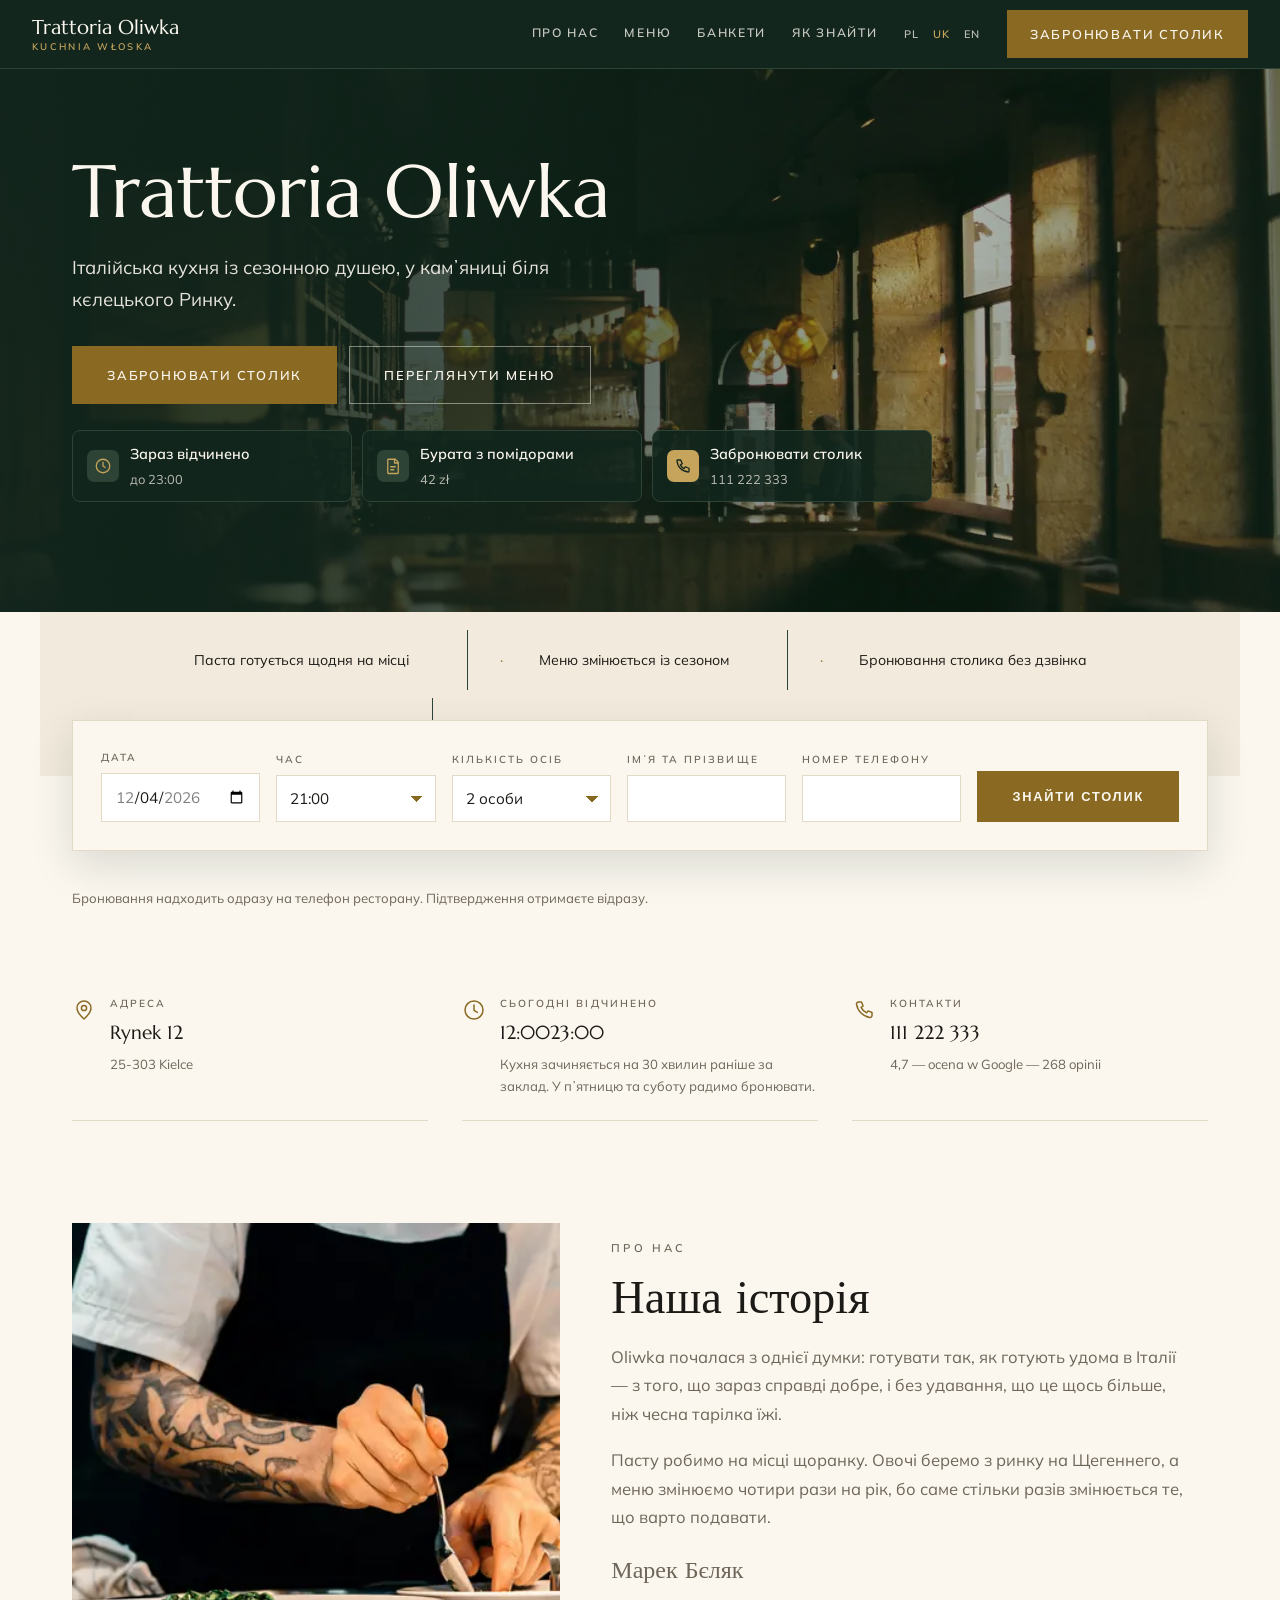
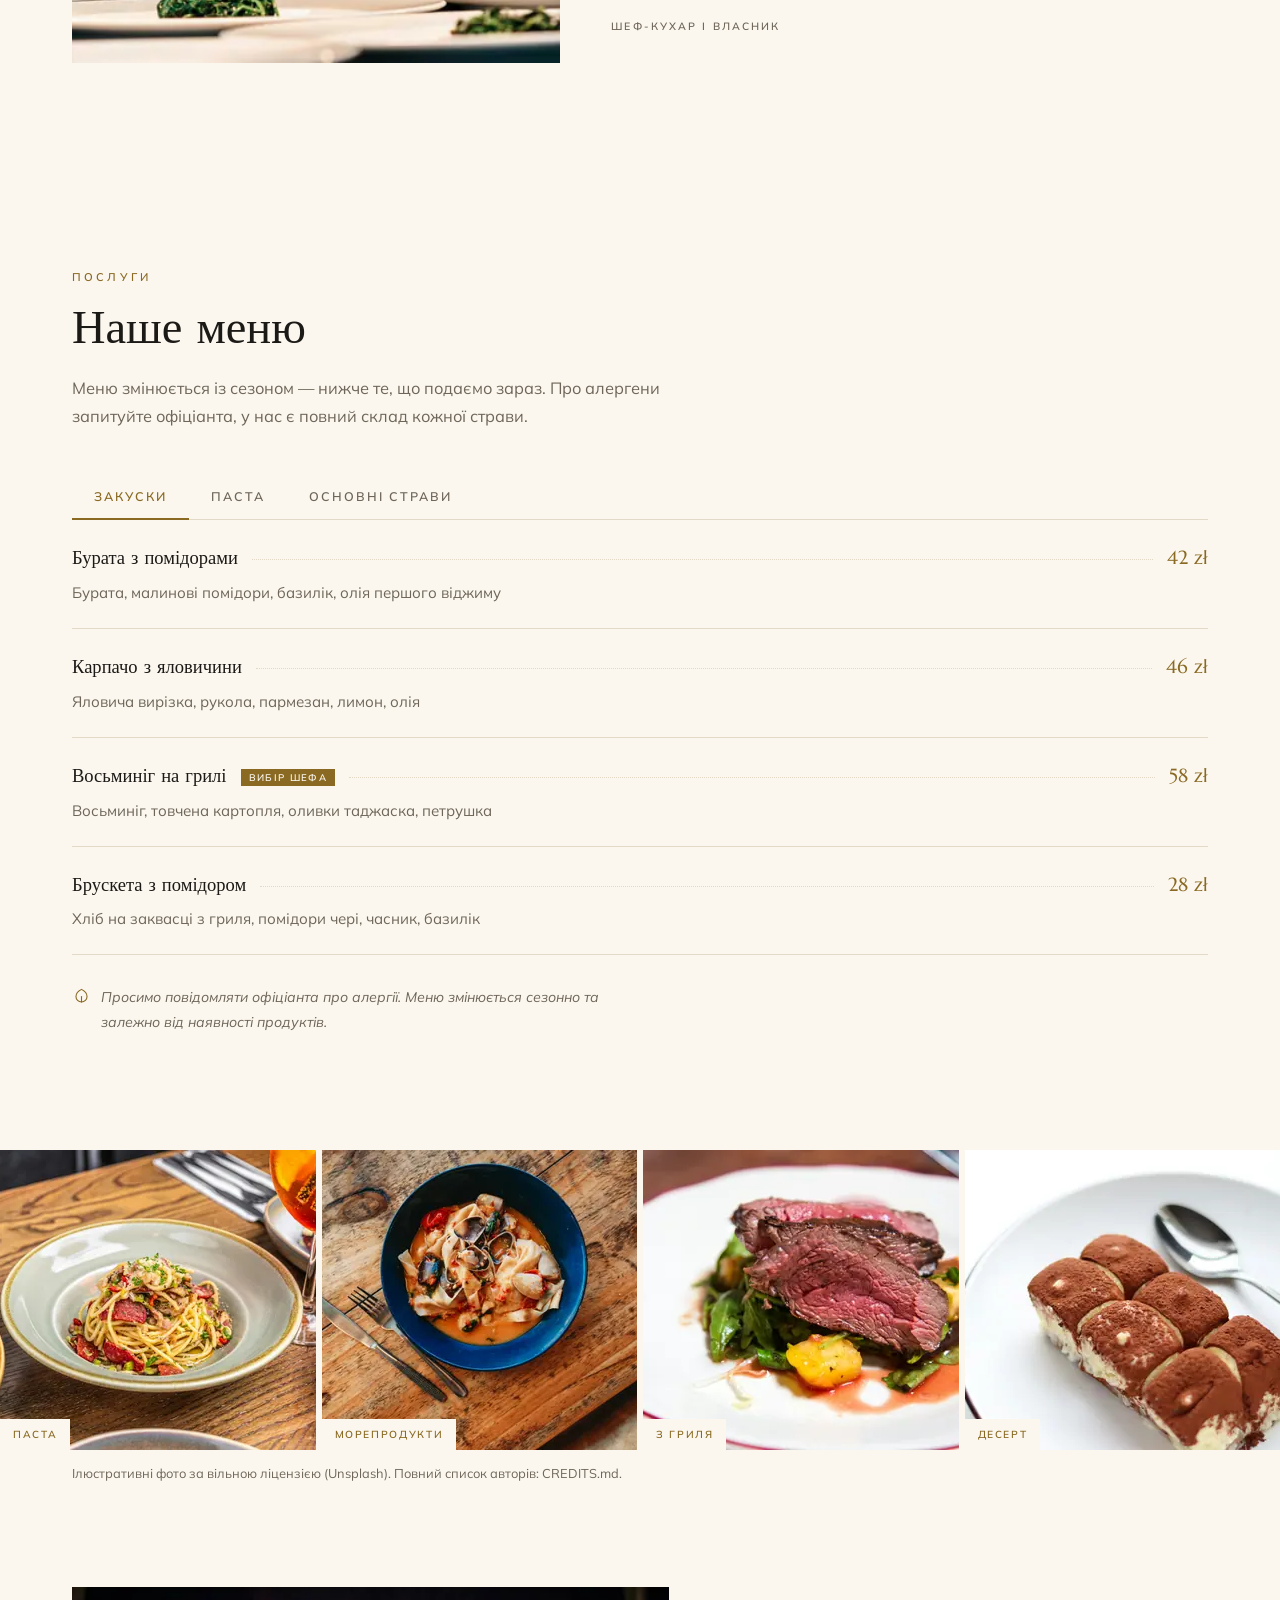
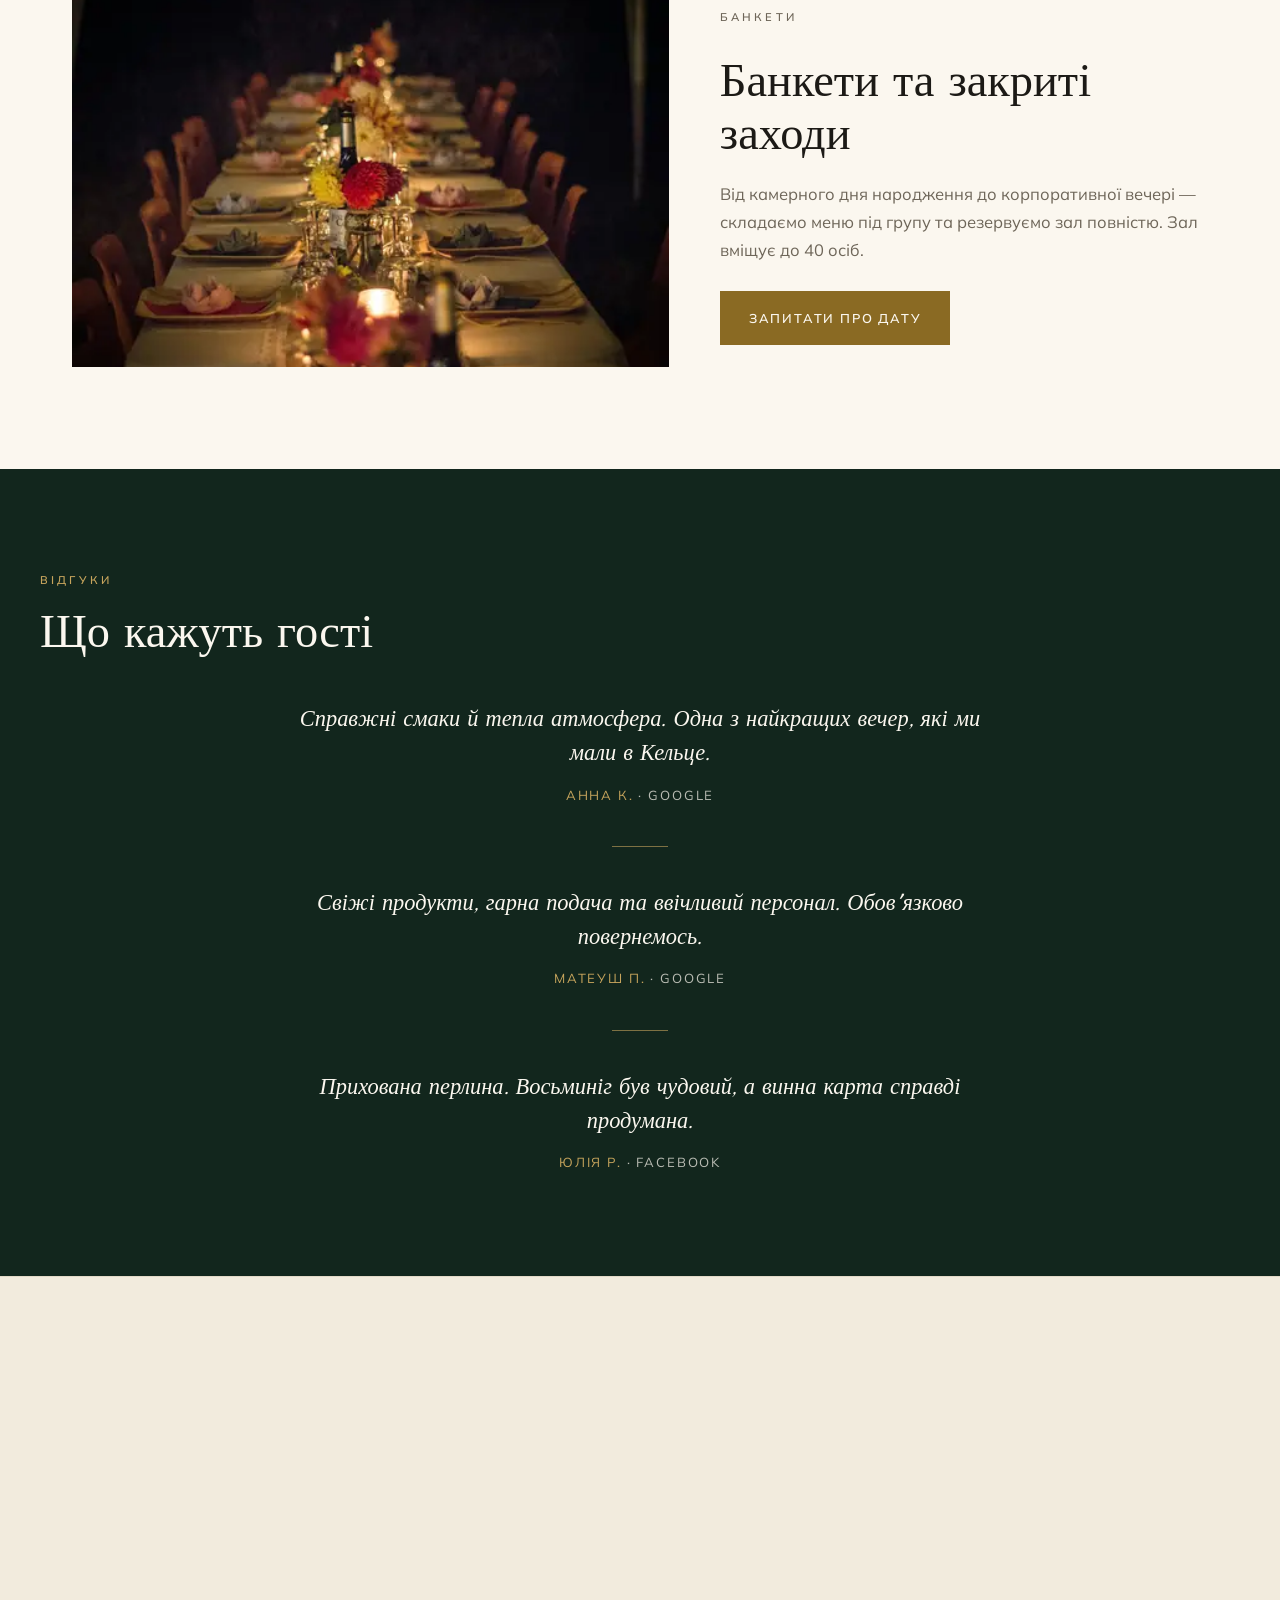
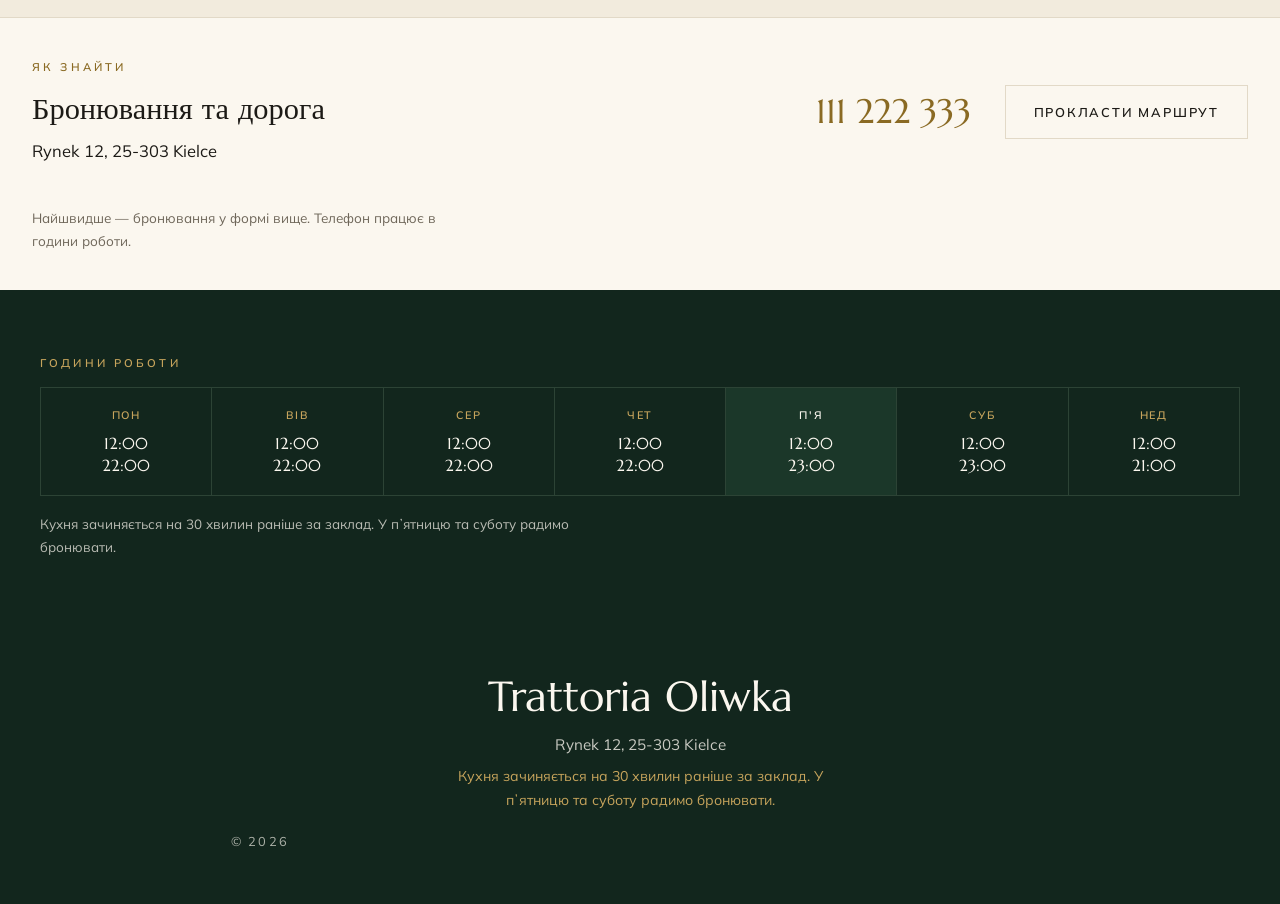
<file: uk/index.html>
<!DOCTYPE html>
<html lang="uk">
<head>
<meta charset="utf-8">
<meta name="viewport" content="width=device-width, initial-scale=1">
<title>Trattoria Oliwka — італійська кухня, Кельце</title>
<meta name="description" content="Італійська траторія біля кєлецького Ринку. Паста власного виробництва, сезонне меню, бронювання столика онлайн без дзвінка.">
<meta name="robots" content="noindex, nofollow">
<link rel="canonical" href="https://otabekmamadaliev.github.io/archetyp-restauracja/uk/">
<link rel="alternate" hreflang="pl" href="https://otabekmamadaliev.github.io/archetyp-restauracja/">
<link rel="alternate" hreflang="uk" href="https://otabekmamadaliev.github.io/archetyp-restauracja/uk/">
<link rel="alternate" hreflang="en" href="https://otabekmamadaliev.github.io/archetyp-restauracja/en/">
<link rel="alternate" hreflang="x-default" href="https://otabekmamadaliev.github.io/archetyp-restauracja/">
<meta name="theme-color" content="#12261D">
<meta property="og:type" content="website">
<meta property="og:locale" content="uk_UA">
<meta property="og:site_name" content="Trattoria Oliwka">
<meta property="og:title" content="Trattoria Oliwka — італійська кухня, Кельце">
<meta property="og:description" content="Італійська траторія біля кєлецького Ринку. Паста власного виробництва, сезонне меню, бронювання столика онлайн без дзвінка.">
<meta property="og:url" content="https://otabekmamadaliev.github.io/archetyp-restauracja/uk/">
<meta property="og:image" content="https://otabekmamadaliev.github.io/archetyp-restauracja/assets/img/og.jpg">
<meta name="twitter:card" content="summary_large_image">
<link rel="icon" href="data:image/svg+xml,%3Csvg xmlns='http://www.w3.org/2000/svg' viewBox='0 0 32 32'%3E%3Crect width='32' height='32' fill='%2312261D'/%3E%3Ctext x='16' y='23' font-family='Georgia,serif' font-size='17' fill='%23C6A45C' text-anchor='middle'%3EO%3C/text%3E%3C/svg%3E">
<link rel="preconnect" href="https://fonts.googleapis.com">
<link rel="preconnect" href="https://fonts.gstatic.com" crossorigin>
<link rel="stylesheet" href="https://fonts.googleapis.com/css2?family=Marcellus&family=Mulish:wght@400;500;600&display=swap">
<script>
/* Wykrywanie języka — tylko strona polska przekierowuje, więc nie ma pętli. */
(function(){
  try{
    var tu=document.documentElement.lang.slice(0,2), znane={pl:1,uk:1,en:1};
    function idz(l){var p=location.pathname.replace(/index\.html$/,'').replace(/\/(uk|en)\/?$/,'/');
      if(p.slice(-1)!=='/')p+='/';location.replace(l==='pl'?p:p+l+'/');}
    var w=null; try{w=localStorage.getItem('jezyk');}catch(e){}
    if(w&&znane[w]){if(w!==tu)idz(w);return;}
    if(tu!=='pl')return;
    try{if(sessionStorage.getItem('jezyk-auto'))return;sessionStorage.setItem('jezyk-auto','1');}catch(e){}
    var chce='en', lista=navigator.languages||[navigator.language||'en'];
    for(var i=0;i<lista.length;i++){var l=String(lista[i]).slice(0,2).toLowerCase();if(znane[l]){chce=l;break;}}
    if(chce!=='pl')idz(chce);
  }catch(e){}
})();
</script>
<link rel="stylesheet" href="../assets/style.css">

<link rel="preload" as="image" href="../assets/img/hero-2000.webp"
      imagesrcset="../assets/img/hero-640.webp 640w, ../assets/img/hero-960.webp 960w, ../assets/img/hero-1280.webp 1280w, ../assets/img/hero-1600.webp 1600w, ../assets/img/hero-2000.webp 2000w" imagesizes="100vw" type="image/webp" fetchpriority="high">

</head>
<body>
<a class="skip" href="#tresc">Перейти до вмісту</a>

<header class="belka" id="gora">
  <a class="marka" href="#gora">Trattoria Oliwka<span class="marka-pod">Kuchnia włoska</span></a>
  <nav class="nawi" aria-label="Головне меню">
    <a href="#historia">Про нас</a>
    <a href="#karta">Меню</a>
    <a href="#przyjecia">Банкети</a>
    <a href="#znajdz">Як знайти</a>
  </nav>
  <div class="jz" role="group" aria-label="Вибір мови"><a class="lang" href=".././" hreflang="pl" title="Polski">PL</a><span class="lang is-on" aria-current="true">UK</span><a class="lang" href="../en/" hreflang="en" title="English">EN</a></div>
  <a class="btn btn--zloty btn--belka" href="#rezerwacja">Забронювати столик</a>
  <button class="ham" type="button" aria-expanded="false" aria-controls="mm" aria-label="Відкрити меню"><span></span><span></span><span></span></button>
</header>
<nav class="mm" id="mm" aria-label="Головне меню">
  <a href="#historia">Про нас</a>
  <a href="#karta">Меню</a>
  <a href="#przyjecia">Банкети</a>
  <a href="#znajdz">Як знайти</a>
  <a href="tel:+48111222333">111 222 333</a>
  <div class="jz jz--mob" role="group" aria-label="Вибір мови"><a class="lang" href=".././" hreflang="pl" title="Polski">PL</a><span class="lang is-on" aria-current="true">UK</span><a class="lang" href="../en/" hreflang="en" title="English">EN</a></div>
</nav>

<main id="tresc">

  <section class="hero">
    <div class="hero-foto" aria-hidden="true"><picture><source type="image/webp" srcset="../assets/img/hero-640.webp 640w, ../assets/img/hero-960.webp 960w, ../assets/img/hero-1280.webp 1280w, ../assets/img/hero-1600.webp 1600w, ../assets/img/hero-2000.webp 2000w" sizes="100vw"><img class="img--hero" src="../assets/img/hero-2000.jpg" srcset="../assets/img/hero-640.jpg 640w, ../assets/img/hero-960.jpg 960w, ../assets/img/hero-1280.jpg 1280w, ../assets/img/hero-1600.jpg 1600w, ../assets/img/hero-2000.jpg 2000w" sizes="100vw" width="2000" height="1125" alt="Wnętrze restauracji wieczorem — ciepłe lampy nad barem i stoliki przy oknach" decoding="async" loading="eager" fetchpriority="high"></picture><span class="hero-zaslona"></span></div>
    <div class="hero-tresc">
      <h1>Trattoria Oliwka</h1>
      <p class="hero-lead">Італійська кухня із сезонною душею, у камʼяниці біля кєлецького Ринку.</p>
      <div class="hero-guziki">
        <a class="btn btn--zloty btn--duzy" href="#rezerwacja">Забронювати столик</a>
        <a class="btn btn--obrys btn--duzy" href="#karta">Переглянути меню</a>
      </div>
      <div class="kartki">
        <div class="kartka kartka--stan" id="kartka-stan" hidden>
          <span class="kartka-znak" aria-hidden="true"><svg viewBox="0 0 24 24" fill="none" stroke="currentColor" stroke-width="1.7" stroke-linecap="round" stroke-linejoin="round"><circle cx="12" cy="12" r="9"/><path d="M12 7v5l3 2"/></svg></span>
          <span class="kartka-tresc"><b data-stan-tytul></b><span data-stan-opis></span></span>
        </div>
        <a class="kartka" href="#karta">
          <span class="kartka-znak" aria-hidden="true"><svg viewBox="0 0 24 24" fill="none" stroke="currentColor" stroke-width="1.7" stroke-linecap="round" stroke-linejoin="round"><path d="M6 3h9l4 4v14a1 1 0 0 1-1 1H6a1 1 0 0 1-1-1V4a1 1 0 0 1 1-1z"/><path d="M14 3v5h5"/><path d="M9 13h6M9 17h4"/></svg></span>
          <span class="kartka-tresc"><b>Бурата з помідорами</b><span>42 zł</span></span>
        </a>
        <a class="kartka kartka--akcent" href="tel:+48111222333">
          <span class="kartka-znak" aria-hidden="true"><svg viewBox="0 0 24 24" fill="none" stroke="currentColor" stroke-width="1.7" stroke-linecap="round" stroke-linejoin="round"><path d="M5 4h4l2 5-2.5 1.5a12 12 0 0 0 5 5L15 13l5 2v4a1 1 0 0 1-1 1A16 16 0 0 1 4 5a1 1 0 0 1 1-1z"/></svg></span>
          <span class="kartka-tresc"><b>Забронювати столик</b><span>111 222 333</span></span>
        </a>
      </div>
    </div>
  </section>
  <!-- Cztery rzeczy, ktore klient chce uslyszec, ZANIM zacznie czytac oferte.
       Tresc to about.points z konfiguracji — juz przetlumaczone, wiec nie ma
       drugiego miejsca, ktore trzeba pamietac przy podmianie na prawdziwa firme. -->
  <section class="zaufanie" aria-label="Про нас">

    <span class="zaufanie-poz">Паста готується щодня на місці</span>

    <span class="zaufanie-poz">Меню змінюється із сезоном</span>

    <span class="zaufanie-poz">Бронювання столика без дзвінка</span>

    <span class="zaufanie-poz">Сайт польською, українською та англійською</span>

  </section>

  <!-- Pasek rezerwacji zachodzi na zdjęcie: pierwsza rzecz, jaką widzi gość,
       to możliwość zajęcia stolika, a nie kolejny przycisk „dowiedz się więcej". -->
  <section class="rezerwacja" id="rezerwacja" aria-label="Бронювання столика">
    <form class="rez-pasek" id="rez-form" novalidate>
      <div class="rez-pole">
        <label for="pole-data">Дата</label>
        <input class="pole" id="pole-data" name="data" type="date" required>
      </div>
      <div class="rez-pole">
        <label for="pole-godzina">Час</label>
        <select class="pole" id="pole-godzina" name="godzina" required></select>
      </div>
      <div class="rez-pole">
        <label for="pole-osoby">Кількість осіб</label>
        <select class="pole" id="pole-osoby" name="osoby" required></select>
      </div>
      <div class="rez-pole">
        <label for="pole-imie">Імʼя та прізвище</label>
        <input class="pole" id="pole-imie" name="imie" type="text" autocomplete="name" required>
      </div>
      <div class="rez-pole">
        <label for="pole-tel">Номер телефону</label>
        <input class="pole" id="pole-tel" name="tel" type="tel" inputmode="tel" autocomplete="tel" required>
      </div>
      <button class="btn btn--zloty btn--duzy" type="submit">Знайти столик</button>
    </form>
    <p class="rez-komunikat" id="rez-komunikat" role="status" aria-live="polite"></p>
    <p class="rez-nota">Бронювання надходить одразу на телефон ресторану. Підтвердження отримаєте відразу.</p>
  </section>

  <section class="fakty" aria-label="Контакти">
    <div class="fakt">
      <svg viewBox="0 0 24 24" aria-hidden="true"><path d="M12 21s7-6.3 7-11a7 7 0 1 0-14 0c0 4.7 7 11 7 11z"/><circle cx="12" cy="10" r="2.6"/></svg>
      <div><span class="fakt-etyk">Адреса</span><b>Rynek 12</b><span class="fakt-pod">25-303 Kielce</span></div>
    </div>
    <div class="fakt">
      <svg viewBox="0 0 24 24" aria-hidden="true"><circle cx="12" cy="12" r="9"/><path d="M12 7v5.3l3.4 2"/></svg>
      <div><span class="fakt-etyk">Сьогодні відчинено</span><b id="dzis-godziny">12:00 – 22:00</b><span class="fakt-pod">Кухня зачиняється на 30 хвилин раніше за заклад. У пʼятницю та суботу радимо бронювати.</span></div>
    </div>
    <div class="fakt">
      <svg viewBox="0 0 24 24" aria-hidden="true"><path d="M6.5 4h3l1.6 4-2 1.4a12 12 0 0 0 5.5 5.5l1.4-2 4 1.6v3a2 2 0 0 1-2.2 2A16 16 0 0 1 4.5 6.2 2 2 0 0 1 6.5 4z"/></svg>
      <div><span class="fakt-etyk">Контакти</span><b><a href="tel:+48111222333">111 222 333</a></b><span class="fakt-pod">4,7 — ocena w Google — 268 opinii</span></div>
    </div>
  </section>

  <section class="historia" id="historia">
    <div class="historia-foto"><picture><source type="image/webp" srcset="../assets/img/about-480.webp 480w, ../assets/img/about-720.webp 720w, ../assets/img/about-960.webp 960w, ../assets/img/about-1200.webp 1200w" sizes="(min-width: 1160px) 508px, (min-width: 900px) 45vw, calc(100vw - 40px)"><img class="img--about" src="../assets/img/about-1200.jpg" srcset="../assets/img/about-480.jpg 480w, ../assets/img/about-720.jpg 720w, ../assets/img/about-960.jpg 960w, ../assets/img/about-1200.jpg 1200w" sizes="(min-width: 1160px) 508px, (min-width: 900px) 45vw, calc(100vw - 40px)" width="1200" height="900" alt="Kucharz układa danie na talerzu w kuchni restauracji" decoding="async" loading="lazy"></picture></div>
    <div class="historia-tresc">
      <p class="nadtytul">Про нас</p>
      <h2>Наша історія</h2>
      <p>Oliwka почалася з однієї думки: готувати так, як готують удома в Італії — з того, що зараз справді добре, і без удавання, що це щось більше, ніж чесна тарілка їжі.</p><p>Пасту робимо на місці щоранку. Овочі беремо з ринку на Щегеннего, а меню змінюємо чотири рази на рік, бо саме стільки разів змінюється те, що варто подавати.</p>
      <p class="podpis">Марек Бєляк</p>
      <p class="podpis-rola">Шеф-кухар і власник</p>
    </div>
  </section>

  <!-- Karta w zakładkach: gość szuka jednej kategorii, a nie czyta trzydziestu
       pozycji z rzędu. Panele są w HTML od razu, więc działają też bez JS. -->
  <section class="karta" id="karta">
    <p class="nadtytul">Послуги</p>
    <h2>Наше меню</h2>
    <p class="wstep">Меню змінюється із сезоном — нижче те, що подаємо зараз. Про алергени запитуйте офіціанта, у нас є повний склад кожної страви.</p>
    <div class="zakladki" role="tablist" aria-label="Наше меню"><button class="zakladka" type="button" role="tab" id="tab-przystawki" aria-controls="panel-przystawki" aria-selected="true" tabindex="0">Закуски</button><button class="zakladka" type="button" role="tab" id="tab-makarony" aria-controls="panel-makarony" aria-selected="false" tabindex="-1">Паста</button><button class="zakladka" type="button" role="tab" id="tab-dania-glowne" aria-controls="panel-dania-glowne" aria-selected="false" tabindex="-1">Основні страви</button></div>
    <ul class="dania" role="tabpanel" id="panel-przystawki" aria-labelledby="tab-przystawki"><li class="danie"><div class="danie-glowa"><h3>Бурата з помідорами</h3><span class="danie-cena">42 zł</span></div><p>Бурата, малинові помідори, базилік, олія першого віджиму</p></li><li class="danie"><div class="danie-glowa"><h3>Карпачо з яловичини</h3><span class="danie-cena">46 zł</span></div><p>Яловича вирізка, рукола, пармезан, лимон, олія</p></li><li class="danie"><div class="danie-glowa"><h3>Восьминіг на грилі <span class="wybor">Вибір шефа</span></h3><span class="danie-cena">58 zł</span></div><p>Восьминіг, товчена картопля, оливки таджаска, петрушка</p></li><li class="danie"><div class="danie-glowa"><h3>Брускета з помідором</h3><span class="danie-cena">28 zł</span></div><p>Хліб на заквасці з гриля, помідори чері, часник, базилік</p></li></ul><ul class="dania" role="tabpanel" id="panel-makarony" aria-labelledby="tab-makarony" hidden><li class="danie"><div class="danie-glowa"><h3>Тальятеле з рагу <span class="wybor">Вибір шефа</span></h3><span class="danie-cena">52 zł</span></div><p>Паста власного виробництва, рагу з яловичини та свинини, тушковане чотири години</p></li><li class="danie"><div class="danie-glowa"><h3>Cacio e pepe</h3><span class="danie-cena">44 zł</span></div><p>Пекоріно романо, перець, яєчна паста</p></li><li class="danie"><div class="danie-glowa"><h3>Лінгвіні з морепродуктами</h3><span class="danie-cena">64 zł</span></div><p>Креветки, мідії, помідор, біле вино, часник</p></li><li class="danie"><div class="danie-glowa"><h3>Ньоккі з горгонзолою</h3><span class="danie-cena">46 zł</span></div><p>Картопляні ньоккі, горгонзола дольче, волоський горіх</p></li></ul><ul class="dania" role="tabpanel" id="panel-dania-glowne" aria-labelledby="tab-dania-glowne" hidden><li class="danie"><div class="danie-glowa"><h3>Стейк з антрекота <span class="wybor">Вибір шефа</span></h3><span class="danie-cena">89 zł</span></div><p>Витриманий антрекот, розмарин, печена картопля, травʼяне масло</p></li><li class="danie"><div class="danie-glowa"><h3>Качина грудка</h3><span class="danie-cena">72 zł</span></div><p>Качка, пюре із селери, соус із червоного вина</p></li><li class="danie"><div class="danie-glowa"><h3>Тріска з печі</h3><span class="danie-cena">68 zł</span></div><p>Тріска, фенхель, оливки, конфітовані помідори</p></li><li class="danie"><div class="danie-glowa"><h3>Баклажан alla parmigiana</h3><span class="danie-cena">48 zł</span></div><p>Баклажан, помідори, моцарела, базилік — вегетаріанська страва</p></li></ul>
    <p class="alergeny">
      <svg viewBox="0 0 24 24" aria-hidden="true"><path d="M12 3c4 2 7 5 7 9a7 7 0 0 1-14 0c0-4 3-7 7-9z"/><path d="M12 12v7"/></svg>
      Просимо повідомляти офіціанта про алергії. Меню змінюється сезонно та залежно від наявності продуктів.
    </p>
  </section>


  <section class="galeria" aria-label="З нашого столу">
    <figure><picture><source type="image/webp" srcset="../assets/img/kadr-1-400.webp 400w, ../assets/img/kadr-1-600.webp 600w, ../assets/img/kadr-1-800.webp 800w" sizes="(min-width: 1160px) 350px, (min-width: 980px) 31vw, (min-width: 640px) calc(50vw - 28px), calc(100vw - 40px)"><img class="img--kadr-1" src="../assets/img/kadr-1-800.jpg" srcset="../assets/img/kadr-1-400.jpg 400w, ../assets/img/kadr-1-600.jpg 600w, ../assets/img/kadr-1-800.jpg 800w" sizes="(min-width: 1160px) 350px, (min-width: 980px) 31vw, (min-width: 640px) calc(50vw - 28px), calc(100vw - 40px)" width="800" height="600" alt="Talerz spaghetti i kieliszek wina na stole" decoding="async" loading="lazy"></picture><figcaption>Паста</figcaption></figure><figure><picture><source type="image/webp" srcset="../assets/img/kadr-2-400.webp 400w, ../assets/img/kadr-2-600.webp 600w, ../assets/img/kadr-2-800.webp 800w" sizes="(min-width: 1160px) 350px, (min-width: 980px) 31vw, (min-width: 640px) calc(50vw - 28px), calc(100vw - 40px)"><img class="img--kadr-2" src="../assets/img/kadr-2-800.jpg" srcset="../assets/img/kadr-2-400.jpg 400w, ../assets/img/kadr-2-600.jpg 600w, ../assets/img/kadr-2-800.jpg 800w" sizes="(min-width: 1160px) 350px, (min-width: 980px) 31vw, (min-width: 640px) calc(50vw - 28px), calc(100vw - 40px)" width="800" height="600" alt="Makaron z owocami morza w niebieskiej misce na drewnianym blacie" decoding="async" loading="lazy"></picture><figcaption>Морепродукти</figcaption></figure><figure><picture><source type="image/webp" srcset="../assets/img/kadr-3-400.webp 400w, ../assets/img/kadr-3-600.webp 600w, ../assets/img/kadr-3-800.webp 800w" sizes="(min-width: 1160px) 350px, (min-width: 980px) 31vw, (min-width: 640px) calc(50vw - 28px), calc(100vw - 40px)"><img class="img--kadr-3" src="../assets/img/kadr-3-800.jpg" srcset="../assets/img/kadr-3-400.jpg 400w, ../assets/img/kadr-3-600.jpg 600w, ../assets/img/kadr-3-800.jpg 800w" sizes="(min-width: 1160px) 350px, (min-width: 980px) 31vw, (min-width: 640px) calc(50vw - 28px), calc(100vw - 40px)" width="800" height="600" alt="Krojony stek średnio wysmażony na białym talerzu" decoding="async" loading="lazy"></picture><figcaption>З гриля</figcaption></figure><figure><picture><source type="image/webp" srcset="../assets/img/kadr-4-400.webp 400w, ../assets/img/kadr-4-600.webp 600w, ../assets/img/kadr-4-800.webp 800w" sizes="(min-width: 1160px) 350px, (min-width: 980px) 31vw, (min-width: 640px) calc(50vw - 28px), calc(100vw - 40px)"><img class="img--kadr-4" src="../assets/img/kadr-4-800.jpg" srcset="../assets/img/kadr-4-400.jpg 400w, ../assets/img/kadr-4-600.jpg 600w, ../assets/img/kadr-4-800.jpg 800w" sizes="(min-width: 1160px) 350px, (min-width: 980px) 31vw, (min-width: 640px) calc(50vw - 28px), calc(100vw - 40px)" width="800" height="600" alt="Kawałek ciasta na talerzu z łyżeczką" decoding="async" loading="lazy"></picture><figcaption>Десерт</figcaption></figure>
  </section>
  <p class="galeria-nota">Ілюстративні фото за вільною ліцензією (Unsplash). Повний список авторів: CREDITS.md.</p>


  <section class="przyjecia" id="przyjecia">
    <div class="przyjecia-foto"><picture><source type="image/webp" srcset="../assets/img/wydarzenia-480.webp 480w, ../assets/img/wydarzenia-720.webp 720w, ../assets/img/wydarzenia-960.webp 960w, ../assets/img/wydarzenia-1200.webp 1200w" sizes="(min-width: 1160px) 508px, (min-width: 900px) 45vw, calc(100vw - 40px)"><img class="img--wydarzenia" src="../assets/img/wydarzenia-1200.jpg" srcset="../assets/img/wydarzenia-480.jpg 480w, ../assets/img/wydarzenia-720.jpg 720w, ../assets/img/wydarzenia-960.jpg 960w, ../assets/img/wydarzenia-1200.jpg 1200w" sizes="(min-width: 1160px) 508px, (min-width: 900px) 45vw, calc(100vw - 40px)" width="1200" height="900" alt="Długi stół nakryty do przyjęcia, z kwiatami i świecami" decoding="async" loading="lazy"></picture></div>
    <div class="przyjecia-tresc">
      <p class="nadtytul">Банкети</p>
      <h2>Банкети та закриті заходи</h2>
      <p>Від камерного дня народження до корпоративної вечері — складаємо меню під групу та резервуємо зал повністю. Зал вміщує до 40 осіб.</p>
      <a class="btn btn--zloty" href="#rezerwacja">Запитати про дату</a>
    </div>
  </section>

  <section class="opinie">
    <p class="nadtytul">Відгуки</p>
    <h2>Що кажуть гості</h2>
    <div class="opinie-kolumna">

      <figure class="opinia">
        <blockquote><p>Справжні смаки й тепла атмосфера. Одна з найкращих вечер, які ми мали в Кельце.</p></blockquote>
        <figcaption><cite>Анна К.</cite> &middot; Google</figcaption>
      </figure>

      <figure class="opinia">
        <blockquote><p>Свіжі продукти, гарна подача та ввічливий персонал. Обовʼязково повернемось.</p></blockquote>
        <figcaption><cite>Матеуш П.</cite> &middot; Google</figcaption>
      </figure>

      <figure class="opinia">
        <blockquote><p>Прихована перлина. Восьминіг був чудовий, а винна карта справді продумана.</p></blockquote>
        <figcaption><cite>Юлія Р.</cite> &middot; Facebook</figcaption>
      </figure>

    </div>
  </section>

  <section class="znajdz" id="znajdz">
    <div class="mapa">
      <iframe src="https://www.google.com/maps?q=50.873611,20.630556&amp;hl=pl&amp;z=17&amp;output=embed" title="Trattoria Oliwka — Адреса" loading="lazy" referrerpolicy="no-referrer-when-downgrade"></iframe>
    </div>
    <div class="pas-lokalu">
      <div class="pas-adres">
        <p class="nadtytul">Як знайти</p>
        <h2>Бронювання та дорога</h2>
        <p class="adres">Rynek 12, 25-303 Kielce</p>
      </div>
      <a class="tel-duzy" href="tel:+48111222333">111 222 333</a>
      <a class="btn btn--obrys" href="https://www.google.com/maps/search/?api=1&amp;query=Rynek+12+Kielce" target="_blank" rel="noopener">Прокласти маршрут</a>
    </div>
    <p class="drobne">Найшвидше — бронювання у формі вище. Телефон працює в години роботи.</p>
  </section>

  <!-- Tydzień jako pas siedmiu kolumn na pełną szerokość. Restauracja pracuje
       siedem dni, a różnice są drobne — piątek i sobota dłużej. Pionowa tabela
       kazałaby przeczytać siedem wierszy, żeby zauważyć dwie zmiany; pas
       pokazuje to jednym spojrzeniem. -->
  <section class="pas-godzin" aria-label="Години роботи">
    <div class="pas-godzin-srodek">
      <p class="nadtytul">Години роботи</p>
      <div class="kolumny-tygodnia"><div class="kolumna-dnia" data-dzien="0"><span class="kd-dzien">Пон</span><span class="kd-czas">12:00<br>22:00</span></div><div class="kolumna-dnia" data-dzien="1"><span class="kd-dzien">Вів</span><span class="kd-czas">12:00<br>22:00</span></div><div class="kolumna-dnia" data-dzien="2"><span class="kd-dzien">Сер</span><span class="kd-czas">12:00<br>22:00</span></div><div class="kolumna-dnia" data-dzien="3"><span class="kd-dzien">Чет</span><span class="kd-czas">12:00<br>22:00</span></div><div class="kolumna-dnia" data-dzien="4"><span class="kd-dzien">П&#39;я</span><span class="kd-czas">12:00<br>23:00</span></div><div class="kolumna-dnia" data-dzien="5"><span class="kd-dzien">Суб</span><span class="kd-czas">12:00<br>23:00</span></div><div class="kolumna-dnia" data-dzien="6"><span class="kd-dzien">Нед</span><span class="kd-czas">12:00<br>21:00</span></div></div>
      <p class="drobne">Кухня зачиняється на 30 хвилин раніше за заклад. У пʼятницю та суботу радимо бронювати.</p>
    </div>
  </section>

</main>

<footer class="stopa">
  <p class="stopa-marka">Trattoria Oliwka</p>
  <p class="stopa-adres">Rynek 12, 25-303 Kielce</p>
  <p class="stopa-godz">Кухня зачиняється на 30 хвилин раніше за заклад. У пʼятницю та суботу радимо бронювати.</p>
  <p class="drobne">&copy; 2026</p>
</footer>

<script id="i18n" type="application/json">{"sending":"Надсилання…","fillAll":"Заповніть усі поля форми.","openingMail":"Відкриваємо вашу поштову програму…","notConnected":"Форма ще не підключена. Будь ласка, зателефонуйте нам.","sent":"Дякуємо! Повідомлення надіслано — ми скоро зв'яжемося з вами.","failed":"Не вдалося надіслати повідомлення. Будь ласка, зателефонуйте нам.","mailName":"Ім'я та прізвище","mailContact":"Контакт","backToTop":"Нагору","closeGallery":"Закрити перегляд","prevImage":"Попереднє фото","nextImage":"Наступне фото","closeMenu":"Закрити меню","rezPick":"Оберіть дату і час.","rezName":"Вкажіть імʼя та номер телефону.","rezOpening":"Відкриваємо повідомлення з бронюванням…","rezNoChannel":"Онлайн-бронювання ще не підключено. Зателефонуйте, будь ласка.","rezDone":"Готово. Надішліть повідомлення, що відкрилося — ресторан підтвердить столик."}</script>
<script id="dane" type="application/json">{"godziny":[[720,1320],[720,1320],[720,1320],[720,1320],[720,1380],[720,1380],[720,1260]],"dniTyg":["Понеділок","Вівторок","Середа","Четвер","П'ятниця","Субота","Неділя"],"stan":{"terazOtwarte":"Зараз відчинено","doGodz":"до {g}","zamkniete":"Зачинено","otwieramy":"Відчиняємо {d} о {g}"},"rez":{"kanal":"whatsapp","godzinaOd":12,"godzinaDo":22,"krokMinut":30,"dniNaprzod":14,"maxOsob":12,"zajete":["19:00","19:30","20:00"]},"tel":"+48111222333","firma":"Trattoria Oliwka","slowa":{"taken":"зайнято","o1":"особа","o2":"особи","o5":"осіб"}}</script>
<script src="../assets/app.js" defer></script>
<script type="application/ld+json">{
  "@context": "https://schema.org",
  "@type": "Restaurant",
  "name": "Trattoria Oliwka",
  "image": "https://otabekmamadaliev.github.io/archetyp-restauracja/assets/img/og.jpg",
  "url": "https://otabekmamadaliev.github.io/archetyp-restauracja/",
  "telephone": "+48111222333",
  "priceRange": "28–89 zł",
  "address": {
    "@type": "PostalAddress",
    "streetAddress": "Rynek 12",
    "addressLocality": "Kielce",
    "postalCode": "25-303",
    "addressRegion": "świętokrzyskie",
    "addressCountry": "PL"
  },
  "geo": {
    "@type": "GeoCoordinates",
    "latitude": 50.873611,
    "longitude": 20.630556
  },
  "openingHoursSpecification": [
    {
      "@type": "OpeningHoursSpecification",
      "dayOfWeek": "Monday",
      "opens": "12:00",
      "closes": "22:00"
    },
    {
      "@type": "OpeningHoursSpecification",
      "dayOfWeek": "Tuesday",
      "opens": "12:00",
      "closes": "22:00"
    },
    {
      "@type": "OpeningHoursSpecification",
      "dayOfWeek": "Wednesday",
      "opens": "12:00",
      "closes": "22:00"
    },
    {
      "@type": "OpeningHoursSpecification",
      "dayOfWeek": "Thursday",
      "opens": "12:00",
      "closes": "22:00"
    },
    {
      "@type": "OpeningHoursSpecification",
      "dayOfWeek": "Friday",
      "opens": "12:00",
      "closes": "23:00"
    },
    {
      "@type": "OpeningHoursSpecification",
      "dayOfWeek": "Saturday",
      "opens": "12:00",
      "closes": "23:00"
    },
    {
      "@type": "OpeningHoursSpecification",
      "dayOfWeek": "Sunday",
      "opens": "12:00",
      "closes": "21:00"
    }
  ],
  "hasMap": "https://www.google.com/maps/search/?api=1&query=Rynek+12+Kielce",
  "areaServed": {
    "@type": "City",
    "name": "Kielce"
  },
  "sameAs": []
}</script>
</body>
</html>
</file>
<file: assets/style.css>
/* ARCHETYP: RESTAURACJA / KAWIARNIA — arkusz wyłącznie tego projektu.
 *
 * Wzorzec dla wszystkiego, co sprzedaje STOLIK I KARTĘ: restauracja, pizzeria,
 * kawiarnia, bistro. W bazie prospektów to 9 firm, ale najbardziej dochodowych —
 * to jedyna kategoria, w której własna strona odbiera prowizję agregatorom.
 *
 * Reguła układu: pasek rezerwacji zachodzi na zdjęcie i jest pierwszą rzeczą
 * pod nagłówkiem. Gość ma zająć stolik, zanim zacznie czytać o kuchni.
 * Karta dań idzie w zakładkach, bo nikt nie czyta trzydziestu pozycji z rzędu —
 * a panele siedzą w HTML od początku, więc działają nawet bez JavaScriptu.
 *
 * Ciemna zieleń zamiast czerni: jedzenie na zdjęciach jest ciepłe i czerwone,
 * a zielone tło je podbija zamiast z nim konkurować.
 */

:root{
  --las:#12261D;
  --las-2:#193225;
  --krem:#FBF7EF;
  --krem-2:#F2EBDD;
  --atrament:#1C1A16;
  --szept:#6E6659;
  --zloto:#8A6A23;
  --zloto-jasne:#C6A45C;
  --kant:#E2D9C7;
  --kant-ciemny:#2C4335;
  --tyt:'Marcellus',Georgia,'Times New Roman',serif;
  --tekst:'Mulish',system-ui,-apple-system,'Segoe UI',Roboto,sans-serif;
  --szer:1200px;
  --tempo:.5s;
}

*,*::before,*::after{box-sizing:border-box}
html{-webkit-text-size-adjust:100%;scroll-behavior:smooth;scroll-padding-top:80px}
body{margin:0;background:var(--krem);color:var(--atrament);
  font:400 16.5px/1.72 var(--tekst);-webkit-font-smoothing:antialiased}
img{max-width:100%;display:block}
a{color:inherit}
h1,h2,h3{font-family:var(--tyt);font-weight:400;line-height:1.16;margin:0}
.sr{position:absolute;width:1px;height:1px;overflow:hidden;clip:rect(0 0 0 0)}
.skip{position:absolute;left:-9999px;background:var(--las);color:var(--krem);padding:10px 16px;z-index:300}
.skip:focus{left:12px;top:12px}
:focus-visible{outline:2px solid var(--zloto);outline-offset:3px}
.nadtytul{font-size:.7rem;font-weight:600;letter-spacing:.28em;text-transform:uppercase;
  color:var(--zloto);margin:0 0 14px}
.wstep{font-size:1.02rem;color:var(--szept);max-width:62ch;margin:0}
.drobne{font-size:.84rem;color:var(--szept);margin:16px 0 0;max-width:60ch}

.btn{display:inline-flex;align-items:center;justify-content:center;gap:8px;
  font-size:.8rem;font-weight:600;letter-spacing:.14em;text-transform:uppercase;
  text-decoration:none;cursor:pointer;border:1px solid transparent;padding:15px 28px;
  transition:background var(--tempo),color var(--tempo),border-color var(--tempo),transform var(--tempo)}
.btn--zloty{background:var(--zloto);color:var(--krem)}
.btn--zloty:hover{background:#6F5416;transform:translateY(-2px)}
.btn--obrys{background:transparent;color:var(--krem);border-color:rgba(251,247,239,.45)}
.btn--obrys:hover{background:rgba(251,247,239,.12);border-color:var(--krem)}
.znajdz .btn--obrys{color:var(--atrament);border-color:var(--kant)}
.znajdz .btn--obrys:hover{background:var(--krem-2);border-color:var(--zloto)}
.btn--duzy{padding:17px 34px}
.btn--belka{padding:12px 22px}

/* ------------------------------------------------------------- belka */
.belka{position:sticky;top:0;z-index:100;display:flex;align-items:center;gap:20px;min-width:0;
  padding:10px clamp(14px,3vw,32px);background:var(--las);color:var(--krem);
  border-bottom:1px solid var(--kant-ciemny);transition:box-shadow var(--tempo)}
.belka.przewiniety{box-shadow:0 4px 22px rgba(18,38,29,.28)}
.marka{display:flex;flex-direction:column;text-decoration:none;margin-right:auto;min-width:0;
  font-family:var(--tyt);font-size:1.22rem;line-height:1.1;
  overflow:hidden;text-overflow:ellipsis;white-space:nowrap}
.marka-pod{font-family:var(--tekst);font-size:.6rem;font-weight:600;letter-spacing:.24em;
  text-transform:uppercase;color:var(--zloto-jasne);margin-top:3px}
.nawi{display:flex;gap:26px}
.nawi a{font-size:.76rem;font-weight:600;letter-spacing:.14em;text-transform:uppercase;
  text-decoration:none;color:rgba(251,247,239,.78);padding:6px 0;
  border-bottom:1px solid transparent;transition:color var(--tempo),border-color var(--tempo)}
.nawi a:hover{color:var(--krem);border-bottom-color:var(--zloto-jasne)}
.jz{display:flex;gap:0;flex:0 0 auto}
.jz .lang{font-size:.68rem;font-weight:600;letter-spacing:.08em;padding:6px 7px;
  text-decoration:none;color:rgba(251,247,239,.72);transition:color var(--tempo)}
.jz .lang:hover{color:var(--krem)}
.jz .lang.is-on{color:var(--zloto-jasne)}
.ham{display:none;background:0;border:0;padding:10px;cursor:pointer;flex-direction:column;gap:5px}
.ham span{display:block;width:22px;height:2px;background:var(--krem)}
.mm{display:none}

/* -------------------------------------------------------------- hero */
.hero{position:relative;isolation:isolate;min-height:clamp(400px,58vh,560px);
  display:flex;align-items:center;color:var(--krem)}
.hero-foto{position:absolute;inset:0;z-index:-1;overflow:hidden}
.hero-foto picture,.hero-foto img{width:100%;height:100%;object-fit:cover}
.hero-zaslona{position:absolute;inset:0;
  background:linear-gradient(96deg,rgba(18,38,29,.93) 0%,rgba(18,38,29,.78) 40%,rgba(18,38,29,.34) 72%,rgba(18,38,29,.6) 100%)}
.hero-tresc{max-width:var(--szer);width:100%;margin:0 auto;
  padding:clamp(46px,7vw,80px) clamp(20px,4vw,32px) clamp(74px,9vw,110px)}
.hero h1{font-size:clamp(2.4rem,6.4vw,4.6rem);max-width:13ch}
.hero-lead{font-size:clamp(1rem,1.5vw,1.16rem);color:rgba(251,247,239,.9);
  max-width:46ch;margin:18px 0 0}
.hero-guziki{display:flex;flex-wrap:wrap;gap:12px;margin-top:30px}

/* -------------------------------------------------------- rezerwacja */
.rezerwacja{max-width:var(--szer);margin:0 auto;padding:0 clamp(20px,4vw,32px);
  position:relative;z-index:5;margin-top:clamp(-56px,-5vw,-40px)}
.rez-pasek{display:grid;gap:14px;background:var(--krem);border:1px solid var(--kant);
  box-shadow:0 14px 40px rgba(18,38,29,.14);padding:clamp(20px,3vw,28px)}
.rez-pole{display:grid;gap:6px;min-width:0}
.rez-pole label{font-size:.64rem;font-weight:600;letter-spacing:.2em;
  text-transform:uppercase;color:var(--szept)}
.pole{width:100%;background:#fff;color:var(--atrament);border:1px solid var(--kant);
  padding:12px 13px;font:400 .95rem/1.4 var(--tekst);transition:border-color var(--tempo)}
.pole:hover,.pole:focus{border-color:var(--zloto)}
select.pole{appearance:none;
  background-image:linear-gradient(45deg,transparent 50%,var(--zloto) 50%),linear-gradient(135deg,var(--zloto) 50%,transparent 50%);
  background-position:calc(100% - 18px) 50%,calc(100% - 12px) 50%;
  background-size:6px 6px,6px 6px;background-repeat:no-repeat;padding-right:36px}
.rez-pasek .btn{align-self:end}
.rez-komunikat{margin:12px 0 0;font-size:.9rem;min-height:1.2em}
.rez-komunikat.ok{color:#1F6B3A}
.rez-komunikat.zle{color:#A32017}
.rez-nota{margin:6px 0 0;font-size:.82rem;color:var(--szept)}

/* ------------------------------------------------------------- fakty */
.fakty{max-width:var(--szer);margin:clamp(40px,5vw,64px) auto 0;
  padding:0 clamp(20px,4vw,32px);display:grid;gap:0}
.fakt{display:flex;align-items:flex-start;gap:14px;padding:22px 0;border-bottom:1px solid var(--kant)}
.fakt svg{width:24px;height:24px;flex:0 0 auto;margin-top:3px;fill:none;stroke:var(--zloto);
  stroke-width:1.5;stroke-linecap:round;stroke-linejoin:round}
.fakt-etyk{display:block;font-size:.64rem;font-weight:600;letter-spacing:.2em;
  text-transform:uppercase;color:var(--szept);margin-bottom:4px}
.fakt b{display:block;font-family:var(--tyt);font-weight:400;font-size:1.16rem}
.fakt b a{text-decoration:none}
.fakt b a:hover{color:var(--zloto)}
.fakt-pod{display:block;font-size:.82rem;color:var(--szept);margin-top:4px}

/* ------------------------------------------------------------ sekcje */
.historia,.karta,.przyjecia,.opinie{max-width:var(--szer);margin:0 auto;
  padding:clamp(56px,8vw,110px) clamp(20px,4vw,32px)}
.karta h2,.opinie h2,.historia h2,.przyjecia h2{font-size:clamp(1.8rem,4vw,2.9rem);margin-bottom:.4em}

.historia{display:grid;gap:clamp(26px,4vw,58px);align-items:center}
.historia-foto{overflow:hidden;background:var(--krem-2)}
.historia-foto img{width:100%;height:clamp(280px,38vw,440px);object-fit:cover}
.historia p{color:var(--szept);margin:0 0 1.1em;max-width:58ch}
.podpis{font-family:var(--tyt);font-size:1.5rem;color:var(--atrament);margin:22px 0 0}
.podpis-rola{font-size:.66rem;font-weight:600;letter-spacing:.2em;text-transform:uppercase;
  color:var(--szept);margin:4px 0 0}

/* -------------------------------------------------------------- karta */
.zakladki{display:flex;flex-wrap:wrap;gap:0;margin-top:clamp(28px,4vw,44px);
  border-bottom:1px solid var(--kant)}
.zakladka{background:0;border:0;cursor:pointer;font:600 .78rem/1 var(--tekst);
  letter-spacing:.16em;text-transform:uppercase;color:var(--szept);padding:16px 22px;
  border-bottom:2px solid transparent;margin-bottom:-1px;
  transition:color var(--tempo),border-color var(--tempo)}
.zakladka:hover{color:var(--atrament)}
.zakladka[aria-selected="true"]{color:var(--zloto);border-bottom-color:var(--zloto)}
.dania{list-style:none;margin:0;padding:0}
.danie{padding:22px 0;border-bottom:1px solid var(--kant)}
.danie-glowa{display:flex;align-items:baseline;gap:14px}
/* Kropkowana linia między nazwą a ceną — sposób, w jaki od zawsze składa się
   drukowaną kartę dań, i najszybszy do odczytania. */
.danie-glowa::after{content:"";flex:1;order:1;height:0;
  border-bottom:1px dotted var(--kant);transform:translateY(-4px)}
.danie h3{font-size:1.16rem;order:0}
.danie-cena{order:2;font-family:var(--tyt);font-size:1.16rem;color:var(--zloto);white-space:nowrap}
.danie p{margin:6px 0 0;font-size:.94rem;color:var(--szept);max-width:64ch}
.wybor{display:inline-block;font-family:var(--tekst);font-size:.6rem;font-weight:600;
  letter-spacing:.14em;text-transform:uppercase;color:var(--krem);background:var(--zloto);
  padding:3px 8px;margin-left:8px;vertical-align:middle;white-space:nowrap}
.alergeny{display:flex;align-items:flex-start;gap:10px;margin-top:30px;
  font-size:.88rem;color:var(--szept);max-width:70ch;font-style:italic}
.alergeny svg{width:19px;height:19px;flex:0 0 auto;margin-top:2px;fill:none;
  stroke:var(--zloto);stroke-width:1.4;stroke-linecap:round;stroke-linejoin:round}

/* ------------------------------------------------------------ galeria */
.galeria{display:grid;gap:6px;grid-template-columns:1fr}
.galeria figure{margin:0;position:relative;overflow:hidden;background:var(--krem-2)}
.galeria img{width:100%;height:clamp(220px,26vw,300px);object-fit:cover;
  transition:transform .9s cubic-bezier(.2,.7,.3,1)}
.galeria figure:hover img{transform:scale(1.05)}
.galeria figcaption{position:absolute;left:0;bottom:0;background:var(--krem);color:var(--zloto);
  font-size:.64rem;font-weight:600;letter-spacing:.16em;text-transform:uppercase;padding:7px 13px}
.galeria-nota{max-width:var(--szer);margin:12px auto 0;padding:0 clamp(20px,4vw,32px);
  font-size:.8rem;color:var(--szept)}

/* ---------------------------------------------------------- przyjęcia */
.przyjecia{display:grid;gap:clamp(26px,4vw,54px);align-items:center}
.przyjecia-foto{overflow:hidden;background:var(--krem-2)}
.przyjecia-foto img{width:100%;height:clamp(260px,32vw,380px);object-fit:cover}
.przyjecia p{color:var(--szept);margin:0 0 26px;max-width:52ch}

/* ------------------------------------------------------------- opinie */
.opinie{background:var(--las);color:var(--krem);max-width:none}
.opinie > *{max-width:var(--szer);margin-inline:auto}
.opinie .nadtytul{color:var(--zloto-jasne)}
.opinie-kolumna{max-width:70ch;margin:clamp(28px,4vw,44px) auto 0;
  display:grid;gap:clamp(26px,4vw,40px)}
.opinia{margin:0;text-align:center}
.opinia + .opinia{padding-top:clamp(26px,4vw,40px);position:relative}
/* Przerywnik zamiast obwódki: cienka złota kreska między cytatami, jak
   ozdobnik między działami karty. */
.opinia + .opinia::before{content:"";position:absolute;top:0;left:50%;
  transform:translateX(-50%);width:56px;height:1px;background:var(--zloto-jasne);opacity:.6}
.opinia blockquote{margin:0}
.opinia p{margin:0;font-family:var(--tyt);font-style:italic;
  font-size:clamp(1.05rem,2.4vw,1.4rem);line-height:1.5;color:var(--krem)}
.opinia figcaption{margin-top:14px;font-size:.82rem;letter-spacing:.14em;
  text-transform:uppercase;color:rgba(251,247,239,.72)}
.opinia cite{font-style:normal;color:var(--zloto-jasne)}

/* ------------------------------------------------------------- znajdź */
.znajdz{border-top:1px solid var(--kant)}
.mapa{min-height:340px;background:var(--krem-2)}
.pas-lokalu{display:flex;flex-wrap:wrap;align-items:center;gap:18px 34px;
  padding:clamp(24px,4vw,40px) clamp(20px,4vw,32px);border-top:1px solid var(--kant)}
.pas-adres{flex:1 1 260px}
.pas-adres .adres{margin:0}
.znajdz > .drobne{margin:0;padding:0 clamp(20px,4vw,32px) clamp(24px,4vw,38px);
  max-width:60ch}
.mapa iframe{width:100%;height:100%;min-height:340px;border:0;display:block}
.pas-adres h2{font-size:clamp(1.4rem,2.8vw,1.9rem);margin-bottom:.3em}
.adres{margin:0 0 16px;line-height:1.8}
.tel-duzy{display:inline-block;font-family:var(--tyt);font-size:clamp(1.5rem,3.4vw,2.1rem);
  text-decoration:none;color:var(--zloto)}
.tel-duzy:hover{color:#6F5416}
.godziny-tabela{width:100%;border-collapse:collapse;margin-top:20px;max-width:420px}
.godziny-tabela th,.godziny-tabela td{padding:9px 0;border-bottom:1px solid var(--kant);
  text-align:left;font-weight:400;font-size:.9rem}
.godziny-tabela td{text-align:right;color:var(--szept);font-variant-numeric:tabular-nums}

.stopa{background:var(--las);color:rgba(251,247,239,.78);text-align:center;padding:52px 20px}
.stopa-marka{margin:0 0 12px;font-family:var(--tyt);
  font-size:clamp(1.7rem,5vw,2.6rem);line-height:1.1;color:var(--krem)}
.stopa-adres{margin:0 0 6px;font-size:.95rem}
/* Przypis o godzinach na złocie: to jedyna informacja w stopce, która może
   kogoś jeszcze dziś przyprowadzić do stolika. */
.stopa-godz{margin:0 auto 18px;max-width:46ch;font-size:.88rem;color:var(--zloto-jasne)}
.stopa .drobne{margin:0;font-size:.8rem;letter-spacing:.16em;text-transform:uppercase;
  color:rgba(251,247,239,.66)}

@media (min-width:700px){
  .fakty{grid-template-columns:repeat(3,1fr);gap:0 34px}
  .galeria{grid-template-columns:repeat(2,1fr)}
}
@media (min-width:940px){
  .rez-pasek{grid-template-columns:repeat(5,1fr) auto;gap:16px;align-items:end}
  .historia{grid-template-columns:.9fr 1.1fr}
  .przyjecia{grid-template-columns:1.1fr .9fr}
  .przyjecia-foto{order:-1}
  .galeria{grid-template-columns:repeat(4,1fr)}
}
@media (max-width:939px){
  .nawi{display:none}
  .ham{display:flex}
  .btn--belka{padding:11px 15px;font-size:.7rem}
  .mm{display:none;position:fixed;inset:62px 0 auto;z-index:95;background:var(--las);
    border-bottom:1px solid var(--kant-ciemny);padding:6px 20px 18px;flex-direction:column}
  .mm.otwarte{display:flex}
  .mm a{color:var(--krem);font-size:.82rem;font-weight:600;letter-spacing:.14em;
    text-transform:uppercase;text-decoration:none;padding:15px 0;
    border-bottom:1px solid var(--kant-ciemny)}
  .rezerwacja{margin-top:clamp(-40px,-4vw,-24px)}
}

@media (prefers-reduced-motion:reduce){
  html{scroll-behavior:auto}
  *,*::before,*::after{animation-duration:.001ms!important;transition-duration:.001ms!important}
}

.img--hero{object-position:50% 55%}
.img--about{object-position:50% 50%}
.img--kadr-1{object-position:50% 50%}
.img--kadr-2{object-position:50% 50%}
.img--kadr-3{object-position:50% 50%}
.img--kadr-4{object-position:50% 50%}
.img--wydarzenia{object-position:50% 50%}

/* ================================================ TYDZIEŃ JAKO PAS KOLUMN
 * Restauracja pracuje siedem dni, a różnice są drobne — piątek i sobota
 * dłużej. Pionowa tabela każe przeczytać siedem wierszy, żeby zauważyć dwie
 * zmiany. Pas siedmiu kolumn pokazuje ten sam tydzień jednym spojrzeniem.
 */
.pas-godzin{background:var(--las);color:var(--krem);
  padding:clamp(38px,5vw,64px) clamp(20px,4vw,32px)}
.pas-godzin-srodek{max-width:var(--szer);margin:0 auto}
.pas-godzin .nadtytul{color:var(--zloto-jasne)}
.pas-godzin .drobne{color:rgba(251,247,239,.72);max-width:70ch}
.kolumny-tygodnia{display:grid;grid-template-columns:repeat(7,1fr);gap:1px;
  background:var(--kant-ciemny);border:1px solid var(--kant-ciemny);margin:6px 0 0}
.kolumna-dnia{background:var(--las);display:grid;gap:8px;justify-items:center;
  text-align:center;padding:18px 6px;min-width:0}
.kd-dzien{font-size:.68rem;font-weight:600;letter-spacing:.16em;text-transform:uppercase;
  color:var(--zloto-jasne)}
.kd-czas{font-family:var(--tyt);font-size:.98rem;line-height:1.4;
  font-variant-numeric:tabular-nums}
.kolumna-dnia--zamkniete .kd-czas{color:rgba(251,247,239,.5);font-size:.86rem}
/* Dzisiejsza kolumna podświetlona — gość widzi swój dzień bez szukania. */
.kolumna-dnia.dzis{background:#1B3729}
.kolumna-dnia.dzis .kd-dzien{color:var(--krem)}

@media (max-width:700px){
  /* Siedem kolumn nie mieści się na telefonie — pas przewijamy palcem. */
  .kolumny-tygodnia{display:flex;overflow-x:auto;-webkit-overflow-scrolling:touch}
  .kolumna-dnia{flex:0 0 108px}
}

/* ==================================== TELEFON: dotyk i czytelność
 * Zmierzone skryptem scripts/mobile.mjs na 360 i 390 px, w trzech językach.
 *
 * Przełącznik języka miał 26×29 px. To jest pierwszy element, w który celuje
 * ukraiński klient po wejściu na stronę, a opuszek palca ma około 45 px —
 * czyli trafiał obok. Podpisy i etykiety siedziały na 10.9–11.5 px.
 *
 * Rozmiary idą z !important, bo bez tego przegrywają na specyficzności
 * z regułami dekoracyjnymi (.jezyk .lang, .galeria figcaption). To są progi
 * dostępności, nie ozdoba — muszą wygrać. Poza wąskim ekranem nic się nie zmienia.
 */
@media (max-width: 900px){
  .lang{
    min-width:44px !important;min-height:44px !important;padding:0 6px !important;
    display:inline-flex !important;align-items:center;justify-content:center;
    font-size:12px !important;
  }
  .ham{min-width:44px !important;min-height:44px !important;
    align-items:center;justify-content:center}
  .marka,.logo,.znak,.szyld-marka,.tytul-marki,.nazwa{
    min-height:44px !important;display:flex !important;align-items:center}

  /* Wersaliki z dużym rozstrzeleniem poniżej 12 px są na telefonie
     nieczytelne, niezależnie od tego, jak dobrze wyglądają na monitorze. */
  .nadtytul,.nadpis,.etyk,.etykieta,.etykietka,.plakietka,.tag,.mini,
  .metryczka,.sygnatura,.kd-dzien,.chip-dzien,.dzis-etyk,.dzis-etykieta,
  .sala-etyk,.para-etyk,.blok-tytul,.zaufanie-etyk,.numer,.numerek,
  .fakt-etyk,.bilecik-nad,.pas-telefon-etyk,.kreda-czas,
  figcaption,.kolo-czas,.chip-czas,.pigulka-czas,.kd-czas,.dzwon,
  .kafel-czas,.zaufanie-pod,.fakt-pod,.os-czas,.wiersz-czas,
  .lekarz-pwz,.opinia-zrodlo,.reszta-tygodnia,.sala-dni,.sala-czas{
    font-size:12px !important;
  }

  /* Długie numery i nazwy ulic nie mogą rozpychać strony w bok. */
  .tel-link,.tel-duzy,.numer-duzy,.wielki-nr,.duzy-tel,.duzy-numer,
  .telefon,.numer-xl,.bilecik-numer,.tel,.adr-wielki,.ulica{
    overflow-wrap:anywhere;
  }
}


/* ============================ TELEFON: reszta celów i etykiet
 * Trzecia tura po pomiarze scripts/mobile.mjs. Patrz komentarz w tmp/mobile-3.mjs.
 */
@media (max-width: 900px){
  /* Etykiety i nagłówki tabel: max() nigdy nie zmniejsza, tylko podnosi
     te, które siedziały poniżej progu. */
  th,td,dt,label,legend,small,
  .kol-czas,.kol-cena,.kol-zakres,.poz-nr,.poz-cena,.metka,.cennik,
  .usluga-cena,.grupa-razy,.skladka li,.dostawa-cena{
    font-size:max(12px,.8rem);
  }

  /* Cele dotykowe: telefon w pasku, przyciski, kafelki godzin w kreatorze,
     rozwijane pytania. Wszystko, co się naciska palcem. */
  a[href^="tel:"],.btn,.guzik,.klaw,.klawisz,.pig,.pigula,.ramka,.obwodka,
  .linia,.nr,.tel-link,.tel-btn,.tel-pigula,.dzwon,.telefon-gora,.link-strzalka,
  .godzina,.dzien,.zakladka,summary{
    min-height:44px;display:inline-flex;align-items:center;justify-content:center;
  }
  /* Rozwijane pytania i zakładki są blokowe — wyrównanie do lewej,
     inaczej tekst wskoczyłby na środek. */
  summary,.zakladka{justify-content:flex-start}

  /* iOS przybliża stronę przy dotknięciu pola mniejszego niż 16 px.
     To zachowanie Safari, nie preferencja — jedyne wyjście to 16 px. */
  input,select,textarea{font-size:16px;min-height:44px}
  textarea{min-height:80px}
}


/* ================== TELEFON: ostatnie drobiazgi
 * Dokładne miejsca z tmp/male-teksty.mjs: ceny w cennikach, podpisy przycisków,
 * numer w pasku i dopisek w logotypie. Wszystko poniżej 12 px na 390 px.
 * Gola s ma pod znakiem napis EST. KIELCE ustawiony na 9 px — na monitorze
 * to elegancki detal, w ręce nieczytelna plamka. */
@media (max-width:900px){
  .wielka-pigula span,.telefon-gora,.cena-bukietu,.lista-cena,
  .znak-n,.znak-r,.tydzien summary,.ramka,.bilecik-guziki .ramka,
  .marka-pod,.hero-adres,.grupa-razy,.cennik,.metka{font-size:12px !important}
}


/* ================== TELEFON: budżet paska nagłówka
 * Patrz komentarz w tmp/mobile-4.mjs — to jest naprawa regresji, którą sam
 * wprowadziłem, podnosząc cele dotykowe bez sprawdzenia szerokości paska.
 */
@media (max-width: 900px){
  .belka,.nav,.naglowek-strony,.szyld,.pas-gorny,.listwa,.top-bar,.gora{
    flex-wrap:nowrap;
  }
  /* Marka może się skrócić wielokropkiem; reszta paska nie może zniknąć. */
  .marka,.logo,.znak,.szyld-marka,.tytul-marki,.nazwa,.marka-nazwa{
    min-width:44px;flex:1 1 auto;overflow:hidden;text-overflow:ellipsis;
  /* Nazwa firmy jest w pasku najwazniejsza — to po nia klient patrzy pierwszy.
     Wczesniej przelacznik jezyka (3 x 44px) spychal ja do 44px i "Dentika"
     pokazywala sie jako "De". Guziki jezyka zwezone; WYSOKOSC 44px zostaje,
     bo to ona decyduje o trafianiu palcem, a 32px szerokosci i tak jest
     powyzej progu 24px z WCAG 2.5.8. */
  .jz .lang,.jezyk .lang,.jezyki .lang,.jez .lang{min-width:32px;padding-inline:4px}
  }
  .jz,.jezyk,.jezyki{flex:0 0 auto}

  /* Nagłówki tabel: th przegrywa na specyficzności z .cennik thead th. */
  th,td,.cennik th,.cennik td,.plan th,.plan td,
  .godziny-tabela th,.godziny-tabela td{font-size:max(12px,.8rem) !important}
}

/* Poniżej 560 px przycisk CTA z paska ustępuje miejsca telefonowi i menu.
   Ta sama akcja jest w menu pod hamburgerem i w treści strony, więc nic
   nie ginie — a pasek przestaje wypychać stronę w bok. */
@media (max-width: 560px){
  .btn--belka,.btn--zloty.btn--belka,.btn--czerwony.btn--belka,
  .btn--glowny.btn--belka,.btn--pelny-kolor.btn--belka{display:none !important}
}


/* ============ TELEFON: ostatnie etykiety i pasek dni
 * .krok-etyk i podobne to klasy na <label>, wiec wygrywaja z regula na samym
 * elemencie. Pasek dni w kreatorze rezerwacji ma sie PRZEWIJAC w bok,
 * a nie rozpychac strone — min-width:0 przywraca przycinanie. */
@media (max-width:900px){
  label,legend,.krok-etyk,.znacznik,.wyroznik,.pole-grupa label,
  .zapis-form label,.wizyta-form label,.zam-form label,.rez-pole label{
    font-size:max(12px,.78rem) !important;
  }
  .dni,#dni,.godziny,#godziny{min-width:0;overflow-x:auto;-webkit-overflow-scrolling:touch}
  .kreator,.kreator .krok{min-width:0}
}


/* ============ TELEFON: wyliczona lista drobnego tekstu
 * Selektory zebrane ze strony skryptem tmp/zbierz-male.mjs — to dokładnie te
 * elementy, które na 390 px renderowały się poniżej 12 px. Lista jest
 * wyliczona, nie zgadnięta, więc nie zostawia ogonów. */
@media (max-width:900px){
  .btn,
  .btn--belka,
  .btn--zloty,
  .podpis-rola,
  .wybor{font-size:12px !important}
}


@media (max-width:900px){
  .skip{min-height:44px;display:inline-flex;align-items:center}
}

/* switcher w menu mobilnym */
@media (max-width:560px){
  header .jz{display:none}
  .jz--mob{display:flex;gap:2px;padding:10px 0 2px}
  .jz--mob .lang{min-width:44px;min-height:44px;display:inline-flex;
    align-items:center;justify-content:center}
}
@media (min-width:561px){ .jz--mob{display:none} }


/* --- kartki w otwarciu --- */
.kartki{display:flex;flex-wrap:wrap;gap:10px;margin-top:26px}
.kartka{display:flex;align-items:center;gap:11px;text-decoration:none;
  background:rgba(18,38,29,.88);border:1px solid var(--kant-ciemny);border-radius:8px;
  padding:11px 14px;min-height:44px;flex:1 1 200px;max-width:280px}
.kartka-znak{flex:0 0 auto;display:grid;place-items:center;width:32px;height:32px;
  border-radius:7px;background:var(--kant-ciemny);color:var(--zloto-jasne)}
.kartka-znak svg{width:18px;height:18px}
.kartka-tresc{display:grid;gap:1px;min-width:0}
.kartka-tresc b{font-size:.9rem;font-weight:600;color:var(--krem);
  overflow:hidden;text-overflow:ellipsis;white-space:nowrap}
.kartka-tresc span{display:-webkit-box;-webkit-line-clamp:2;-webkit-box-orient:vertical;overflow:hidden;font-size:.8rem;color:rgba(251,247,239,.72)}
a.kartka:hover{border-color:var(--zloto-jasne)}
.kartka--akcent .kartka-znak{background:var(--zloto-jasne);color:var(--las)}

/* --- pasek zaufania --- */
.zaufanie{background:var(--krem-2);display:flex;flex-wrap:wrap;justify-content:center;align-items:baseline;
  gap:8px 26px;padding:18px clamp(18px,4vw,32px);max-width:var(--szer);margin-inline:auto}
/* Kropka rozdzielajaca rysowana przez ::before, a nie wpisana w tresc —
   przy zawijaniu nie zostaje sierota na poczatku wiersza. */
.zaufanie-poz + .zaufanie-poz::before{content:"·";margin-right:26px;color:var(--zloto)}
.zaufanie-poz{font-size:.88rem;color:var(--atrament)}
.zaufanie-poz{display:flex;align-items:flex-start;gap:10px;
  padding:14px clamp(18px,4vw,32px);border-top:1px solid var(--kant-ciemny);font-size:.88rem}
.zaufanie-poz:first-child{border-top:0}
.zaufanie-znak{flex:0 0 auto;display:grid;place-items:center;width:20px;height:20px;
  color:var(--zloto-jasne);margin-top:1px}
.zaufanie-znak svg{width:15px;height:15px}
@media (min-width:820px){
  .zaufanie{grid-template-columns:repeat(4,1fr);max-width:var(--szer);margin-inline:auto}
  .zaufanie-poz{border-top:0;border-left:1px solid var(--kant-ciemny);padding-block:18px}
  .zaufanie-poz:first-child{border-left:0}
}
</file>
